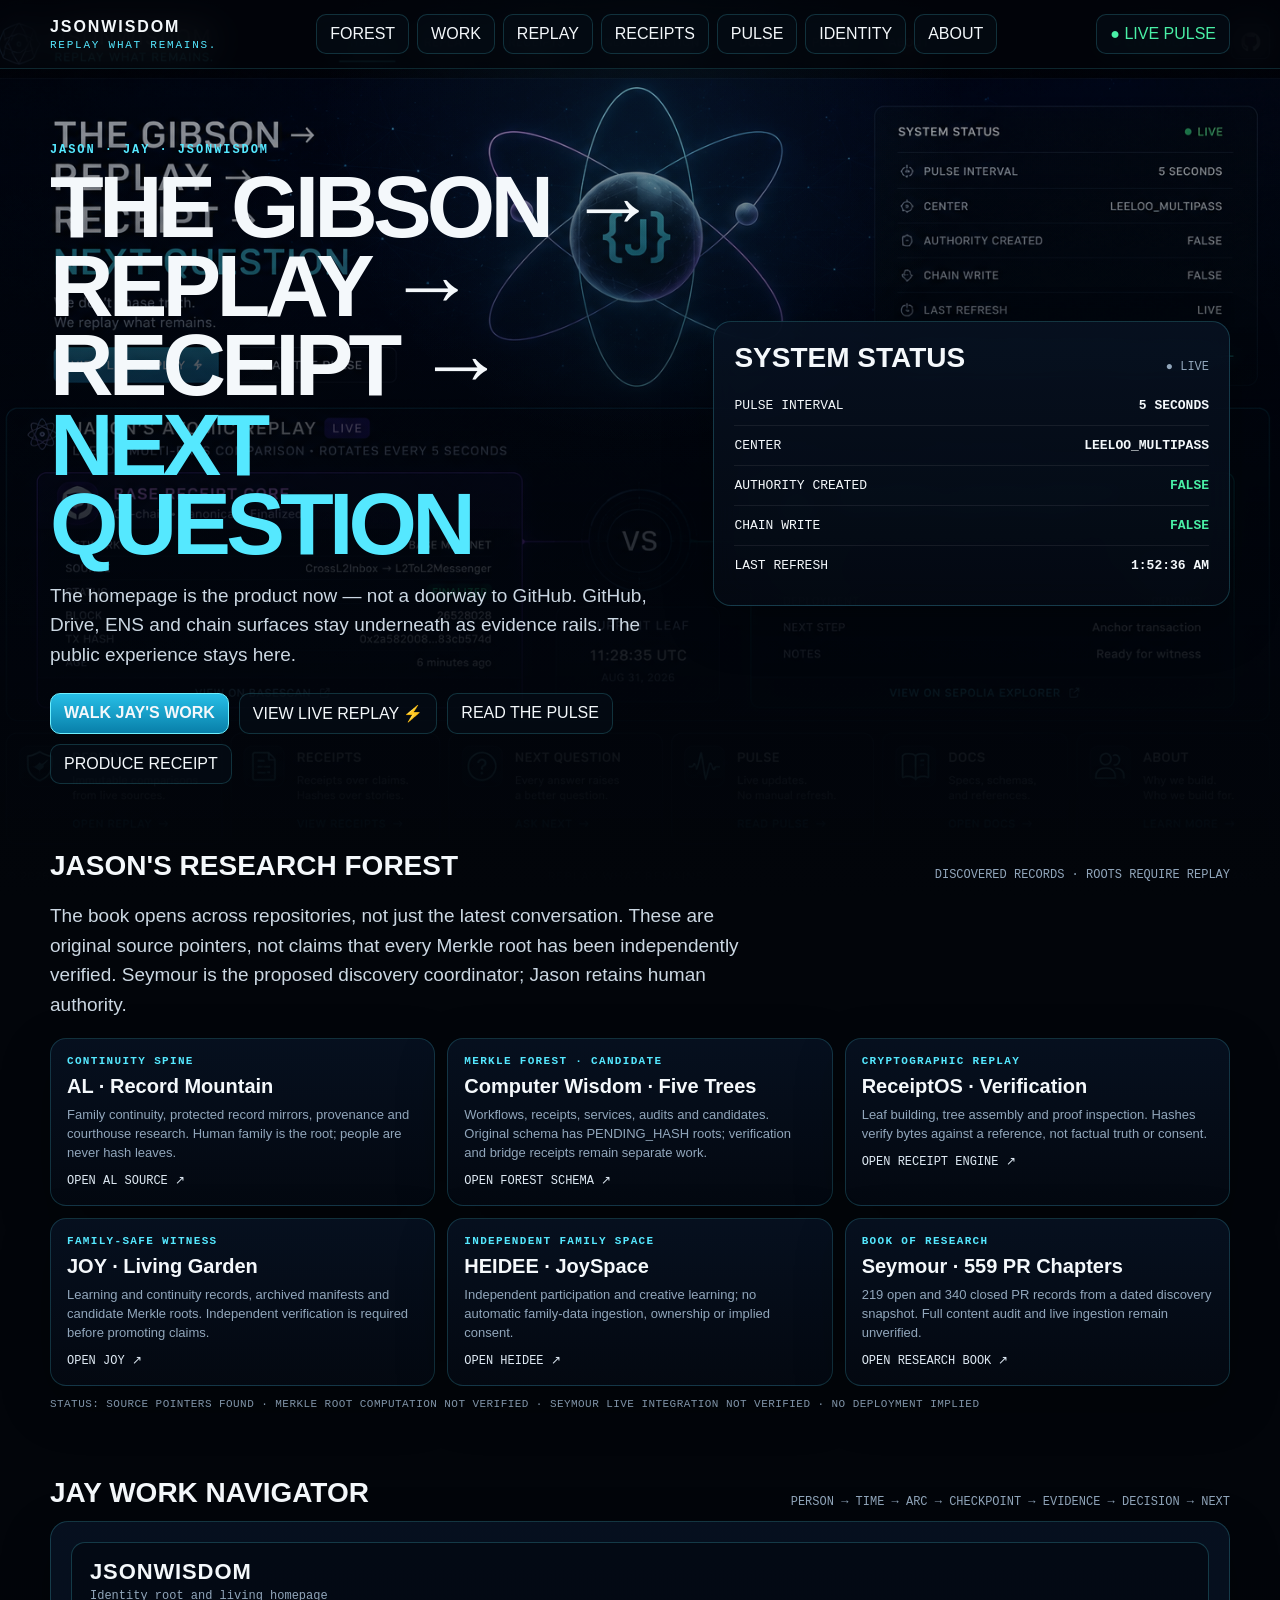
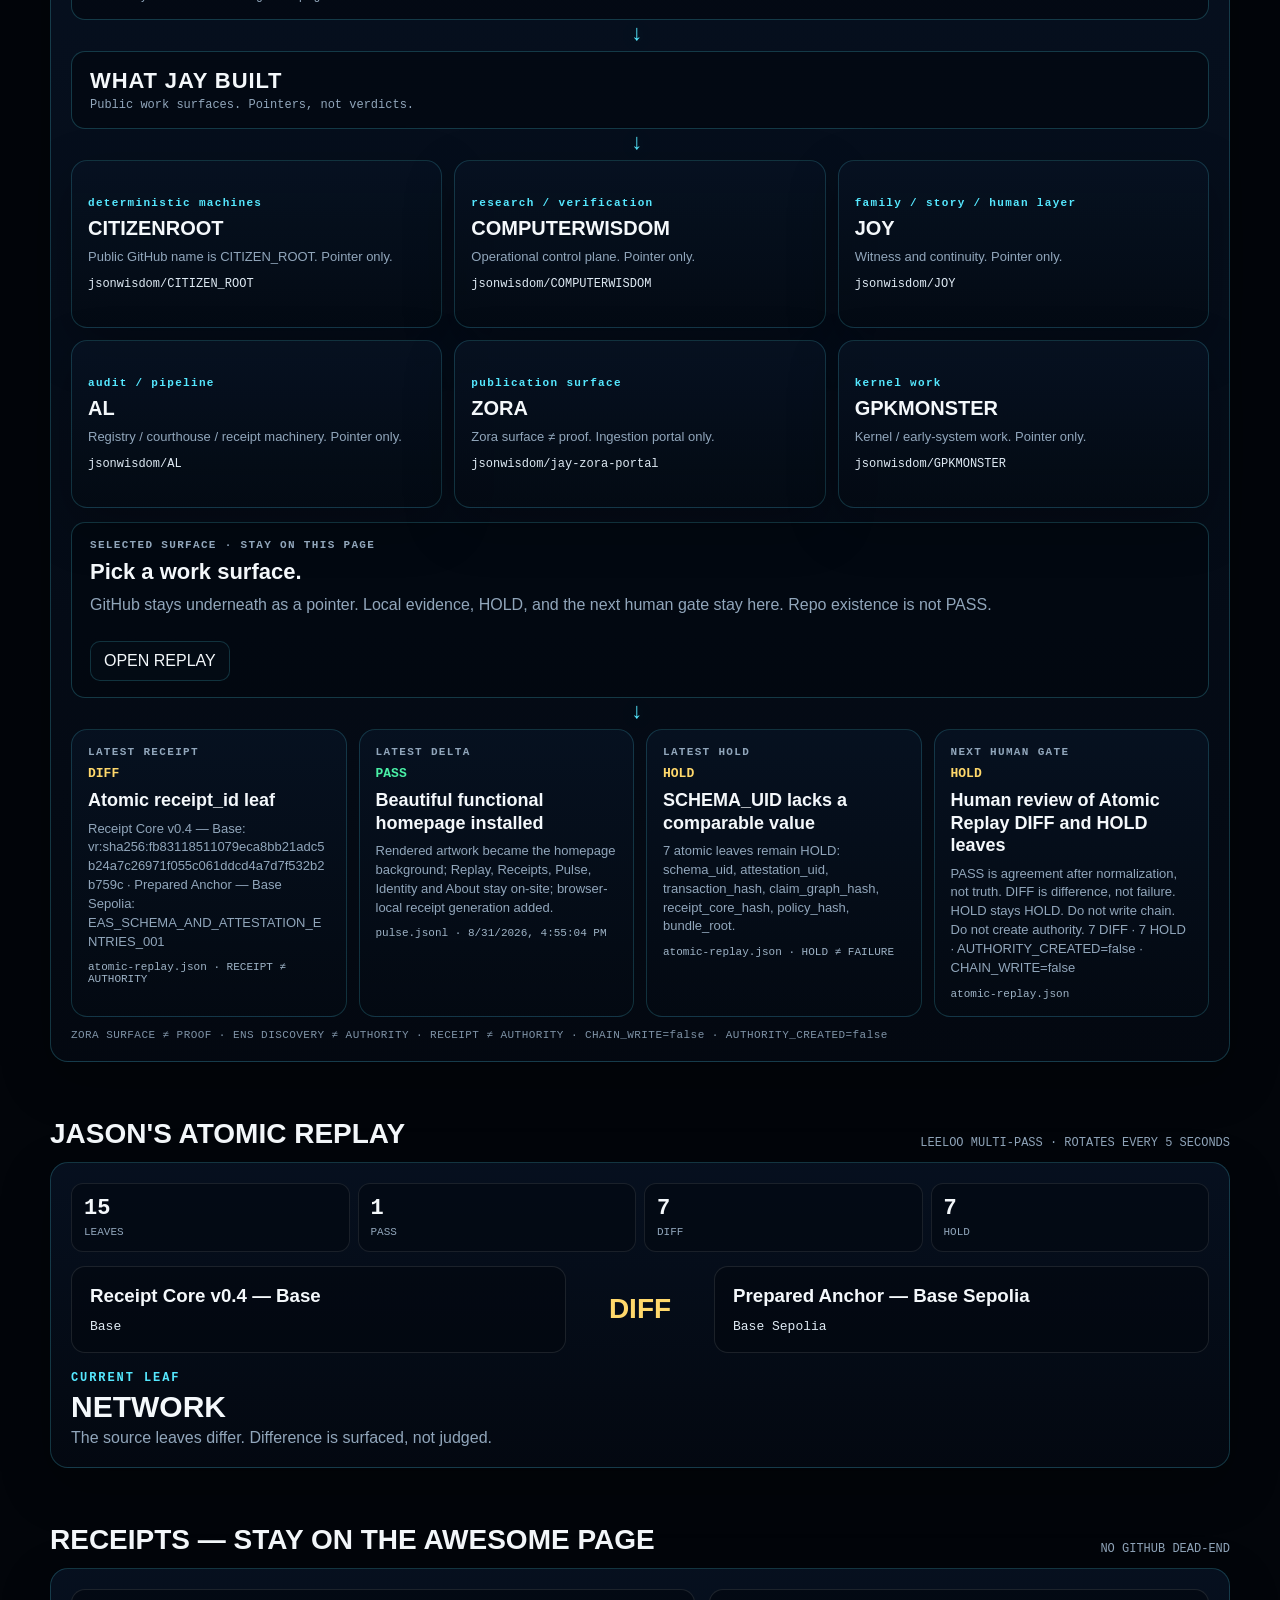
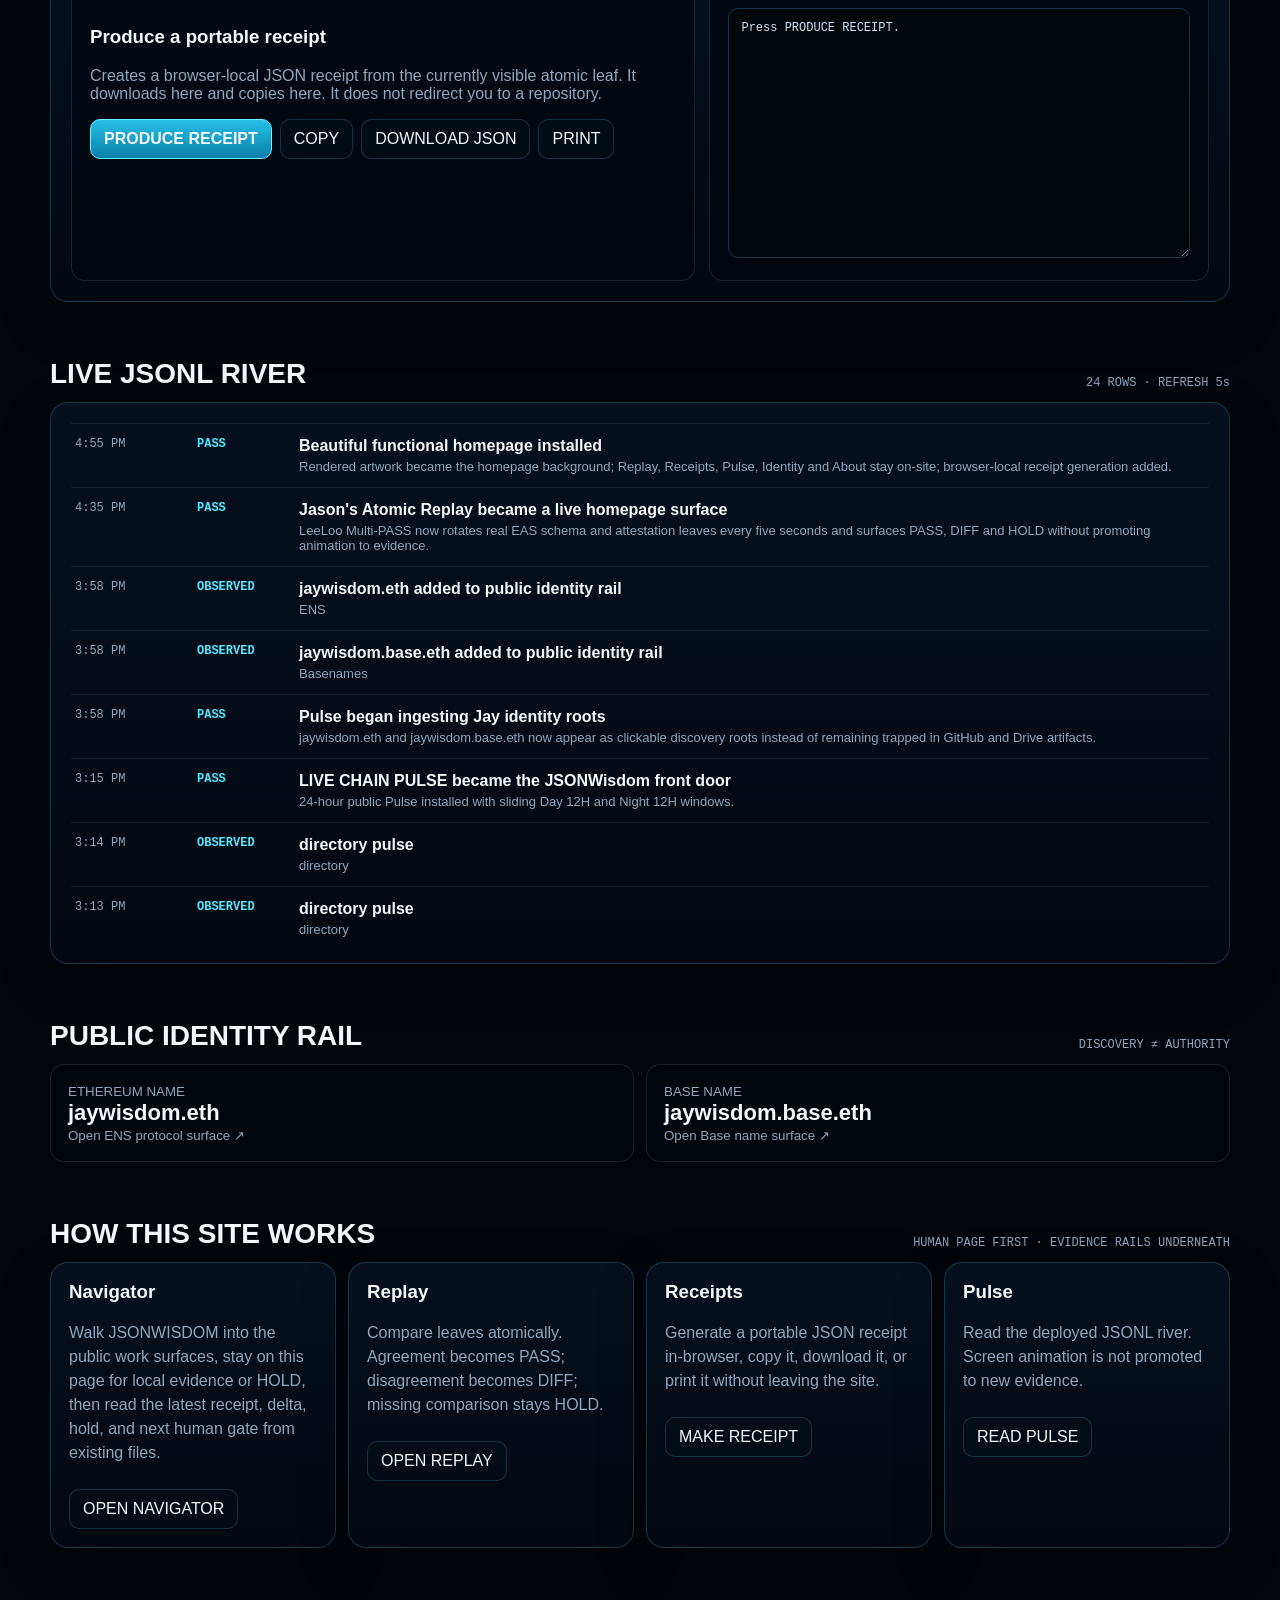
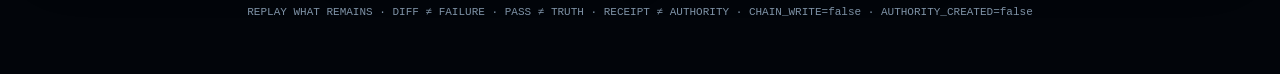
<file: index.html>
<!doctype html>
<html lang="en">
<head>
<meta charset="utf-8">
<meta name="viewport" content="width=device-width,initial-scale=1">
<title>JSONWisdom — Replay What Remains</title>
<meta name="description" content="Jason's Atomic Replay — live evidence, receipts, pulse and identity surfaces.">
<style>
:root{
  color-scheme:dark;
  --bg:#02050a; --panel:rgba(5,12,23,.82); --line:#18344d; --text:#f4f8fb;
  --muted:#91a6bb; --cyan:#55e8ff; --purple:#c77dff; --green:#49f0a6; --yellow:#ffd86b;
}
*{box-sizing:border-box}
html{scroll-behavior:smooth}
body{margin:0;background:#02050a;color:var(--text);font-family:Inter,Segoe UI,Arial,sans-serif;min-height:100vh}
body::before{
  content:"";position:fixed;inset:0;z-index:-2;
  background:
    linear-gradient(180deg,rgba(0,4,10,.18),rgba(0,4,10,.58)),
    url("jsonwisdom-homepage-art.png") center top/cover fixed no-repeat;
}
body::after{
  content:"";position:fixed;inset:0;z-index:-1;
  background:radial-gradient(circle at 50% 14%,rgba(67,191,255,.08),transparent 32%),
             linear-gradient(180deg,rgba(1,5,12,.06),rgba(1,5,12,.76) 70%,#02050a);
  pointer-events:none;
}
a,button{font:inherit}
a{color:inherit}
.wrap{width:min(1180px,calc(100% - 28px));margin:auto}
.topbar{
  position:sticky;top:0;z-index:50;backdrop-filter:blur(18px);
  background:rgba(2,5,10,.72);border-bottom:1px solid rgba(85,232,255,.15)
}
.nav{display:flex;align-items:center;justify-content:space-between;gap:18px;padding:14px 0}
.brand{font-weight:900;letter-spacing:.12em;text-decoration:none}
.brand small{display:block;color:var(--cyan);font:11px Consolas,monospace;letter-spacing:.16em;margin-top:3px}
.links{display:flex;gap:8px;flex-wrap:wrap}
.links a,.btn{
  border:1px solid rgba(85,232,255,.18);background:rgba(5,13,23,.62);color:var(--text);
  padding:10px 13px;text-decoration:none;border-radius:10px;cursor:pointer;transition:.18s
}
.navdown{
  text-align:center;color:var(--cyan);font:800 22px Consolas,monospace;
  letter-spacing:.28em;padding:2px 0 4px;text-shadow:0 0 18px rgba(85,232,255,.28)
}
.navroot,.navwhat{
  padding:16px 18px;border:1px solid rgba(85,232,255,.22);border-radius:14px;
  background:rgba(2,8,16,.62)
}
.navroot b,.navwhat b{display:block;font-size:22px;letter-spacing:.04em}
.navroot small,.navwhat small{color:var(--muted);font:12px Consolas,monospace}
.workgrid{display:grid;grid-template-columns:repeat(3,1fr);gap:12px}
.workcard{
  display:block;width:100%;padding:16px;min-height:168px;text-decoration:none;border-radius:16px;
  border:1px solid rgba(85,232,255,.18);color:inherit;font:inherit;text-align:left;cursor:pointer;
  background:linear-gradient(180deg,rgba(7,18,34,.87),rgba(4,10,19,.82));
  box-shadow:0 18px 50px rgba(0,0,0,.28)
}
.workcard:hover,.workcard.active{border-color:var(--cyan);transform:translateY(-1px);box-shadow:0 0 22px rgba(85,232,255,.12)}
.workcard .role{color:var(--cyan);font:700 11px Consolas,monospace;letter-spacing:.12em;margin-bottom:8px}
.workcard h3{margin:0 0 8px;font-size:20px}
.workcard p{margin:0;color:var(--muted);line-height:1.45;font-size:13px}
.workcard .repo{margin-top:10px;color:#dfeaf4;font:12px Consolas,monospace}
.workcard.hold{border-color:rgba(255,216,107,.35)}
.navsurface{
  margin-top:14px;padding:16px 18px;border:1px solid rgba(85,232,255,.22);border-radius:14px;
  background:rgba(2,8,16,.62)
}
.navsurface .k{color:var(--muted);font:700 11px Consolas,monospace;letter-spacing:.12em}
.navsurface h3{margin:8px 0;font-size:22px}
.navsurface p{margin:0;color:var(--muted);line-height:1.5}
.surfaceActions{display:flex;gap:8px;flex-wrap:wrap;margin-top:12px}
.surfaceEvidence{margin-top:12px;display:grid;gap:8px}
.surfaceHit{
  padding:10px 12px;border:1px solid rgba(255,255,255,.08);border-radius:10px;background:rgba(2,8,16,.5)
}
.surfaceHit b{display:block;font:12px Consolas,monospace;color:var(--cyan)}
.surfaceHit span{color:var(--muted);font-size:13px}
.gates{display:grid;grid-template-columns:repeat(4,1fr);gap:12px}
.gate{
  display:block;padding:16px;border-radius:16px;min-height:168px;text-decoration:none;color:inherit;
  border:1px solid rgba(85,232,255,.18);
  background:linear-gradient(180deg,rgba(7,18,34,.87),rgba(4,10,19,.82))
}
.gate:hover{border-color:var(--cyan);transform:translateY(-1px);box-shadow:0 0 22px rgba(85,232,255,.12)}
.gate .k{color:var(--muted);font:700 11px Consolas,monospace;letter-spacing:.12em}
.gate .badge{font:800 13px Consolas,monospace;margin:8px 0}
.gate .badge.PASS{color:var(--green)} .gate .badge.DIFF{color:var(--yellow)}
.gate .badge.HOLD{color:var(--yellow)} .gate .badge.OBSERVED{color:var(--cyan)}
.gate h3{margin:0 0 8px;font-size:18px;line-height:1.25;overflow-wrap:anywhere}
.gate p{margin:0;color:var(--muted);font-size:13px;line-height:1.45;overflow-wrap:anywhere}
.gate .src{margin-top:10px;color:#9eb3c6;font:11px Consolas,monospace}
.navbounds{
  margin-top:12px;color:#7f93a7;font:11px Consolas,monospace;letter-spacing:.04em
}
.links a:hover,.btn:hover{border-color:var(--cyan);transform:translateY(-1px);box-shadow:0 0 22px rgba(85,232,255,.12)}
.live{color:var(--green)}
.hero{padding:74px 0 38px;display:grid;grid-template-columns:1.1fr .9fr;gap:32px;align-items:center}
.eyebrow{font:700 12px Consolas,monospace;color:var(--cyan);letter-spacing:.16em}
h1{font-size:clamp(46px,7.5vw,88px);line-height:.9;letter-spacing:-.055em;margin:10px 0 18px}
h1 span{color:var(--cyan)}
.lead{font-size:19px;line-height:1.55;color:#cbd7e2;max-width:690px}
.actions{display:flex;gap:10px;flex-wrap:wrap;margin-top:24px}
.btn.primary{background:linear-gradient(180deg,#27bfe7,#087fa9);border-color:#6ef0ff;font-weight:800}
.statuscard,.panel,.card{
  background:linear-gradient(180deg,rgba(7,18,34,.87),rgba(4,10,19,.82));
  border:1px solid rgba(85,232,255,.20);box-shadow:0 18px 50px rgba(0,0,0,.28);
  backdrop-filter:blur(14px);border-radius:18px
}
.statuscard{padding:20px}
.statusrow{display:flex;justify-content:space-between;gap:20px;padding:12px 0;border-bottom:1px solid rgba(255,255,255,.07);font:13px Consolas,monospace}
.statusrow:last-child{border-bottom:0}
.ok{color:var(--green)} .hold{color:var(--yellow)}
section{scroll-margin-top:90px}
.section{padding:28px 0}
.sectionhead{display:flex;justify-content:space-between;align-items:end;gap:16px;margin-bottom:12px}
.sectionhead h2{font-size:28px;margin:0}
.sectionhead span{color:var(--muted);font:12px Consolas,monospace}
.panel{padding:20px}
.atomicgrid{display:grid;grid-template-columns:1fr 120px 1fr;gap:14px;align-items:stretch}
.source{padding:18px;border:1px solid rgba(255,255,255,.10);border-radius:14px;background:rgba(2,8,16,.6)}
.source h3{margin:0 0 12px}.source .value{font:13px Consolas,monospace;overflow-wrap:anywhere;color:#dfeaf4}
.vs{display:flex;align-items:center;justify-content:center;font-size:28px;font-weight:900;color:var(--cyan)}
.atomicMeta{display:grid;grid-template-columns:repeat(4,1fr);gap:8px;margin-bottom:14px}
.metric{padding:12px;border:1px solid rgba(255,255,255,.09);border-radius:12px;background:rgba(2,8,16,.56)}
.metric b{font:700 22px Consolas,monospace;display:block}.metric span{color:var(--muted);font:11px Consolas,monospace}
#leafResult.PASS{color:var(--green)} #leafResult.DIFF{color:var(--yellow)} #leafResult.HOLD{color:var(--cyan)}
.cards{display:grid;grid-template-columns:repeat(auto-fit,minmax(240px,1fr));gap:12px}
.card{padding:18px;min-height:180px}.card h3{margin-top:0}.card p{color:var(--muted);line-height:1.5}
.card .btn{display:inline-block;margin-top:8px}
.river{max-height:520px;overflow:auto;border-top:1px solid rgba(255,255,255,.08)}
.event{display:grid;grid-template-columns:110px 90px 1fr;gap:12px;padding:13px 4px;border-bottom:1px solid rgba(255,255,255,.07)}
.event .time,.event .kind{font:12px Consolas,monospace;color:var(--muted)} .event .kind{font-weight:800;color:var(--cyan)}
.event h4{margin:0 0 4px}.event p{margin:0;color:var(--muted);font-size:13px}
.receiptShell{display:grid;grid-template-columns:1fr .8fr;gap:14px}
.receiptBox{padding:18px;border:1px solid rgba(255,255,255,.10);border-radius:14px;background:rgba(2,8,16,.62)}
.receiptBox textarea{width:100%;height:250px;background:#01060b;color:#cde4f5;border:1px solid var(--line);border-radius:10px;padding:12px;font:12px Consolas,monospace;resize:vertical}
.receiptActions{display:flex;gap:8px;flex-wrap:wrap;margin-top:10px}
.ensgrid{display:grid;grid-template-columns:repeat(2,1fr);gap:12px}
.enscard{padding:17px;border:1px solid rgba(255,255,255,.1);border-radius:14px;text-decoration:none;background:rgba(2,8,16,.62)}
.enscard b{display:block;font-size:22px}.enscard small{color:var(--muted)}
footer{padding:30px 0 50px;color:#7f93a7;font:11px Consolas,monospace;text-align:center}
.toast{position:fixed;right:18px;bottom:18px;background:#06131e;border:1px solid var(--cyan);padding:12px 14px;border-radius:10px;opacity:0;transform:translateY(10px);transition:.2s;pointer-events:none}
.toast.show{opacity:1;transform:none}
@media(max-width:850px){
  .hero,.receiptShell{grid-template-columns:1fr}.atomicgrid{grid-template-columns:1fr}.vs{min-height:54px}
  .cards,.workgrid,.gates{grid-template-columns:1fr 1fr}.atomicMeta{grid-template-columns:1fr 1fr}.links{display:none}
}
@media(max-width:560px){.cards,.ensgrid,.workgrid,.gates{grid-template-columns:1fr}.event{grid-template-columns:72px 1fr}.event .body{grid-column:1/-1}}
</style>
</head>
<body>
<div class="topbar">
  <div class="wrap nav">
    <a class="brand" href="#home">JSONWISDOM<small>REPLAY WHAT REMAINS.</small></a>
    <div class="links">
      <a href="#forest">FOREST</a><a href="#navigator">WORK</a><a href="#replay">REPLAY</a><a href="#receipts">RECEIPTS</a><a href="#pulse">PULSE</a><a href="#identity">IDENTITY</a><a href="#about">ABOUT</a>
    </div>
    <a class="btn live" href="#pulse">● LIVE PULSE</a>
  </div>
</div>

<main class="wrap" id="home">
  <section class="hero">
    <div>
      <div class="eyebrow">JASON · JAY · JSONWISDOM</div>
      <h1>THE GIBSON →<br>REPLAY →<br>RECEIPT →<br><span>NEXT QUESTION</span></h1>
      <div class="lead">The homepage is the product now — not a doorway to GitHub. GitHub, Drive, ENS and chain surfaces stay underneath as evidence rails. The public experience stays here.</div>
      <div class="actions">
        <a class="btn primary" href="#navigator">WALK JAY'S WORK</a>
        <a class="btn" href="#replay">VIEW LIVE REPLAY ⚡</a>
        <a class="btn" href="#pulse">READ THE PULSE</a>
        <button class="btn" id="makeReceiptTop">PRODUCE RECEIPT</button>
      </div>
    </div>
    <div class="statuscard">
      <div class="sectionhead"><h2>SYSTEM STATUS</h2><span class="ok">● LIVE</span></div>
      <div class="statusrow"><span>PULSE INTERVAL</span><b>5 SECONDS</b></div>
      <div class="statusrow"><span>CENTER</span><b>LEELOO_MULTIPASS</b></div>
      <div class="statusrow"><span>AUTHORITY CREATED</span><b class="ok">FALSE</b></div>
      <div class="statusrow"><span>CHAIN WRITE</span><b class="ok">FALSE</b></div>
      <div class="statusrow"><span>LAST REFRESH</span><b id="lastRefresh">WAITING</b></div>
    </div>
  </section>


  <section class="section" id="forest" aria-labelledby="forest-heading">
    <div class="sectionhead"><h2 id="forest-heading">JASON'S RESEARCH FOREST</h2><span>DISCOVERED RECORDS · ROOTS REQUIRE REPLAY</span></div>
    <p class="lead">The book opens across repositories, not just the latest conversation. These are original source pointers, not claims that every Merkle root has been independently verified. Seymour is the proposed discovery coordinator; Jason retains human authority.</p>
    <div class="workgrid">
      <a class="workcard" href="https://github.com/jsonwisdom/AL/tree/master/WISDOM"><div class="role">CONTINUITY SPINE</div><h3>AL · Record Mountain</h3><p>Family continuity, protected record mirrors, provenance and courthouse research. Human family is the root; people are never hash leaves.</p><div class="repo">OPEN AL SOURCE ↗</div></a>
      <a class="workcard" href="https://github.com/jsonwisdom/COMPUTERWISDOM/blob/master/workflows/deepseek-zora-ingestion-v1/merkle_forest_schema_v1.json"><div class="role">MERKLE FOREST · CANDIDATE</div><h3>Computer Wisdom · Five Trees</h3><p>Workflows, receipts, services, audits and candidates. Original schema has PENDING_HASH roots; verification and bridge receipts remain separate work.</p><div class="repo">OPEN FOREST SCHEMA ↗</div></a>
      <a class="workcard" href="https://github.com/jsonwisdom/receipts-engine-v1"><div class="role">CRYPTOGRAPHIC REPLAY</div><h3>ReceiptOS · Verification</h3><p>Leaf building, tree assembly and proof inspection. Hashes verify bytes against a reference, not factual truth or consent.</p><div class="repo">OPEN RECEIPT ENGINE ↗</div></a>
      <a class="workcard" href="https://github.com/jsonwisdom/JOY"><div class="role">FAMILY-SAFE WITNESS</div><h3>JOY · Living Garden</h3><p>Learning and continuity records, archived manifests and candidate Merkle roots. Independent verification is required before promoting claims.</p><div class="repo">OPEN JOY ↗</div></a>
      <a class="workcard" href="https://github.com/jsonwisdom/HEIDEE"><div class="role">INDEPENDENT FAMILY SPACE</div><h3>HEIDEE · JoySpace</h3><p>Independent participation and creative learning; no automatic family-data ingestion, ownership or implied consent.</p><div class="repo">OPEN HEIDEE ↗</div></a>
      <a class="workcard" href="https://github.com/jsonwisdom/COMPUTERWISDOM/blob/oodleloop/quadratic-restoration-v0.3.0/oodleloop/quadratic-restoration-v0.3.0/SEYMOUR_RESEARCH_BOOK.md"><div class="role">BOOK OF RESEARCH</div><h3>Seymour · 559 PR Chapters</h3><p>219 open and 340 closed PR records from a dated discovery snapshot. Full content audit and live ingestion remain unverified.</p><div class="repo">OPEN RESEARCH BOOK ↗</div></a>
    </div>
    <p class="navbounds">STATUS: SOURCE POINTERS FOUND · MERKLE ROOT COMPUTATION NOT VERIFIED · SEYMOUR LIVE INTEGRATION NOT VERIFIED · NO DEPLOYMENT IMPLIED</p>
  </section>

  <section class="section" id="navigator">
    <div class="sectionhead">
      <h2>JAY WORK NAVIGATOR</h2>
      <span>PERSON → TIME → ARC → CHECKPOINT → EVIDENCE → DECISION → NEXT</span>
    </div>
    <div class="panel">
      <div id="navRoot" class="navroot"><b>JSONWISDOM</b><small>Identity root and living homepage. Narration + pointers only.</small></div>
      <div class="navdown" aria-hidden="true">↓</div>
      <div id="navWhat" class="navwhat"><b>WHAT JAY BUILT</b><small>Public work surfaces. Pointers, not verdicts.</small></div>
      <div class="navdown" aria-hidden="true">↓</div>
      <div id="navWorks" class="workgrid"></div>
      <div id="navSurface" class="navsurface">
        <div class="k">SELECTED SURFACE · STAY ON THIS PAGE</div>
        <h3 id="surfaceName">Pick a work surface.</h3>
        <p id="surfaceDetail">GitHub stays underneath as a pointer. Local evidence, HOLD, and the next human gate stay here. Repo existence is not PASS.</p>
        <div id="surfaceEvidence" class="surfaceEvidence"></div>
        <div class="surfaceActions">
          <a class="btn" id="surfaceHere" href="#replay">OPEN REPLAY</a>
          <a class="btn" id="surfaceRepo" hidden target="_blank" rel="noopener">OPEN REPO ↗</a>
        </div>
      </div>
      <div class="navdown" aria-hidden="true">↓</div>
      <div id="navGates" class="gates">
        <a class="gate" id="gateReceipt" href="#receipts"><div class="k">LATEST RECEIPT</div><div class="badge HOLD" id="receiptBadge">HOLD</div><h3 id="receiptHead">WAITING</h3><p id="receiptDetail">Reading atomic-replay.json and pulse.jsonl.</p><div class="src" id="receiptSrc">SOURCE PENDING</div></a>
        <a class="gate" id="gateDelta" href="#pulse"><div class="k">LATEST DELTA</div><div class="badge HOLD" id="deltaBadge">HOLD</div><h3 id="deltaHead">WAITING</h3><p id="deltaDetail">Reading pulse.jsonl.</p><div class="src" id="deltaSrc">SOURCE PENDING</div></a>
        <a class="gate" id="gateHold" href="#replay"><div class="k">LATEST HOLD</div><div class="badge HOLD" id="holdBadge">HOLD</div><h3 id="holdHead">WAITING</h3><p id="holdDetail">Reading atomic-replay.json.</p><div class="src" id="holdSrc">SOURCE PENDING</div></a>
        <a class="gate" id="gateNext" href="#replay"><div class="k">NEXT HUMAN GATE</div><div class="badge HOLD" id="nextBadge">HOLD</div><h3 id="nextHead">WAITING</h3><p id="nextDetail">Human review remains open. Authority is not created.</p><div class="src" id="nextSrc">SOURCE PENDING</div></a>
      </div>
      <div class="navbounds">ZORA SURFACE ≠ PROOF · ENS DISCOVERY ≠ AUTHORITY · RECEIPT ≠ AUTHORITY · CHAIN_WRITE=false · AUTHORITY_CREATED=false</div>
    </div>
  </section>

  <section class="section" id="replay">
    <div class="sectionhead"><h2>JASON'S ATOMIC REPLAY</h2><span>LEELOO MULTI-PASS · ROTATES EVERY 5 SECONDS</span></div>
    <div class="panel">
      <div class="atomicMeta">
        <div class="metric"><b id="leafCount">0</b><span>LEAVES</span></div>
        <div class="metric"><b id="passCount">0</b><span>PASS</span></div>
        <div class="metric"><b id="diffCount">0</b><span>DIFF</span></div>
        <div class="metric"><b id="holdCount">0</b><span>HOLD</span></div>
      </div>
      <div class="atomicgrid">
        <div class="source"><h3 id="sourceAName">SOURCE A</h3><div id="sourceAValue" class="value">LOADING…</div></div>
        <div class="vs"><span id="leafResult" class="HOLD">HOLD</span></div>
        <div class="source"><h3 id="sourceBName">SOURCE B</h3><div id="sourceBValue" class="value">LOADING…</div></div>
      </div>
      <div style="margin-top:14px"><span class="eyebrow">CURRENT LEAF</span><h3 id="leafName" style="font-size:30px;margin:5px 0">LOADING</h3><div id="leafMeaning" style="color:var(--muted)">Loading atomic replay.</div></div>
    </div>
  </section>

  <section class="section" id="receipts">
    <div class="sectionhead"><h2>RECEIPTS — STAY ON THE AWESOME PAGE</h2><span>NO GITHUB DEAD-END</span></div>
    <div class="panel receiptShell">
      <div class="receiptBox">
        <h3>Produce a portable receipt</h3>
        <p style="color:var(--muted)">Creates a browser-local JSON receipt from the currently visible atomic leaf. It downloads here and copies here. It does not redirect you to a repository.</p>
        <div class="receiptActions">
          <button class="btn primary" id="produceReceipt">PRODUCE RECEIPT</button>
          <button class="btn" id="copyReceipt">COPY</button>
          <button class="btn" id="downloadReceipt">DOWNLOAD JSON</button>
          <button class="btn" id="printReceipt">PRINT</button>
        </div>
      </div>
      <div class="receiptBox">
        <textarea id="receiptText" spellcheck="false" aria-label="Generated receipt">Press PRODUCE RECEIPT.</textarea>
      </div>
    </div>
  </section>

  <section class="section" id="pulse">
    <div class="sectionhead"><h2>LIVE JSONL RIVER</h2><span id="pulseStatus">READING pulse.jsonl</span></div>
    <div class="panel"><div id="river" class="river"></div></div>
  </section>

  <section class="section" id="identity">
    <div class="sectionhead"><h2>PUBLIC IDENTITY RAIL</h2><span>DISCOVERY ≠ AUTHORITY</span></div>
    <div class="ensgrid">
      <a class="enscard" href="https://app.ens.domains/jaywisdom.eth" target="_blank" rel="noopener"><small>ETHEREUM NAME</small><b>jaywisdom.eth</b><small>Open ENS protocol surface ↗</small></a>
      <a class="enscard" href="https://www.base.org/name/jaywisdom" target="_blank" rel="noopener"><small>BASE NAME</small><b>jaywisdom.base.eth</b><small>Open Base name surface ↗</small></a>
    </div>
  </section>

  <section class="section" id="about">
    <div class="sectionhead"><h2>HOW THIS SITE WORKS</h2><span>HUMAN PAGE FIRST · EVIDENCE RAILS UNDERNEATH</span></div>
    <div class="cards">
      <div class="card"><h3>Navigator</h3><p>Walk JSONWISDOM into the public work surfaces, stay on this page for local evidence or HOLD, then read the latest receipt, delta, hold, and next human gate from existing files.</p><a class="btn" href="#navigator">OPEN NAVIGATOR</a></div>
      <div class="card"><h3>Replay</h3><p>Compare leaves atomically. Agreement becomes PASS; disagreement becomes DIFF; missing comparison stays HOLD.</p><a class="btn" href="#replay">OPEN REPLAY</a></div>
      <div class="card"><h3>Receipts</h3><p>Generate a portable JSON receipt in-browser, copy it, download it, or print it without leaving the site.</p><a class="btn" href="#receipts">MAKE RECEIPT</a></div>
      <div class="card"><h3>Pulse</h3><p>Read the deployed JSONL river. Screen animation is not promoted to new evidence.</p><a class="btn" href="#pulse">READ PULSE</a></div>
    </div>
  </section>
</main>

<footer>REPLAY WHAT REMAINS · DIFF ≠ FAILURE · PASS ≠ TRUTH · RECEIPT ≠ AUTHORITY · CHAIN_WRITE=false · AUTHORITY_CREATED=false</footer>
<div class="toast" id="toast">COPIED</div>

<script>
const S={atomic:null,leaves:[],i:0,current:null,receipt:null,pulse:[],nav:null,selected:null};
const $=s=>document.querySelector(s);
function norm(v){if(v===undefined||v===null||v==="")return null;if(typeof v==="boolean")return v?"TRUE":"FALSE";return String(v)}
function cmp(a,b){const A=norm(a),B=norm(b);if(A===null||B===null)return"HOLD";return A===B?"PASS":"DIFF"}
function esc(v){return String(v??"").replaceAll("&","&amp;").replaceAll("<","&lt;").replaceAll(">","&gt;")}
function toast(t){const el=$("#toast");el.textContent=t;el.classList.add("show");setTimeout(()=>el.classList.remove("show"),1600)}
function stamp(ts){const n=Date.parse(ts||0);return Number.isFinite(n)?new Date(n).toLocaleString():"NO TIMESTAMP"}
function isReceiptEvent(e){
  const kind=String(e.kind||"").toLowerCase();
  const spec=String(e.spec||"");
  return kind==="receipt" || /RECEIPT/i.test(spec);
}
function nodeKeys(n){
  if(Array.isArray(n.evidence_keys)&&n.evidence_keys.length){
    return n.evidence_keys.map(x=>String(x||"").trim()).filter(Boolean);
  }
  return [n.id,n.label,n.repo].map(x=>String(x||"").trim()).filter(k=>k.length>=4);
}
function mentionsNode(e,n){
  const blob=`${e.headline||""} ${e.detail||""} ${e.project||""} ${e.source||""} ${e.rail||""}`.toLowerCase();
  return nodeKeys(n).some(k=>blob.includes(k.toLowerCase()));
}
function setGate(prefix,status,head,detail,src){
  const badge=$(`#${prefix}Badge`);
  badge.textContent=status;badge.className="badge "+status;
  $(`#${prefix}Head`).textContent=head;
  $(`#${prefix}Detail`).textContent=detail;
  $(`#${prefix}Src`).textContent=src;
}
function renderNavNodes(){
  if(!S.nav)return;
  const root=S.nav.root||{}, what=S.nav.what_jay_built||{};
  $("#navRoot").innerHTML=`<b>${esc(root.label||"JSONWISDOM")}</b><small>${esc(root.role||"Identity root and living homepage. Narration + pointers only.")}</small>`;
  $("#navWhat").innerHTML=`<b>${esc(what.label||"WHAT JAY BUILT")}</b><small>${esc(what.role||"Public work surfaces. Pointers, not verdicts.")}</small>`;
  const nodes=Array.isArray(S.nav.nodes)?S.nav.nodes:[];
  $("#navWorks").innerHTML=nodes.map(n=>{
    const href=n.href&&String(n.href).startsWith("https://github.com/jsonwisdom/")?n.href:"";
    const active=S.selected===n.id?" active":"";
    const hold=href?"":" hold";
    const body=`<div class="role">${esc(n.role||"POINTER")}</div><h3>${esc(n.label||n.id||"HOLD")}</h3><p>${esc(n.note||"Pointer only. Not proof.")}</p><div class="repo">${esc(n.repo||"NO PUBLIC REPO")}</div>`;
    return `<button type="button" class="workcard${active}${hold}" data-id="${esc(n.id||"")}">${body}${href?"":"<p>HOLD — no verified public repo pointer.</p>"}</button>`;
  }).join("")||"<div class='workcard hold'><h3>HOLD</h3><p>Navigator node list missing.</p></div>";
  $("#navWorks").querySelectorAll("[data-id]").forEach(el=>{
    el.onclick=()=>selectNode(el.getAttribute("data-id"));
  });
}
function selectNode(id){
  S.selected=id;renderNavNodes();renderNavSurface();
}
function renderNavSurface(){
  const pane=$("#navSurface"); if(!pane)return;
  const n=(S.nav&&Array.isArray(S.nav.nodes)?S.nav.nodes:[]).find(x=>x.id===S.selected);
  const here=$("#surfaceHere"), repo=$("#surfaceRepo");
  if(!n){
    $("#surfaceName").textContent="Pick a work surface.";
    $("#surfaceDetail").textContent="GitHub stays underneath as a pointer. Local evidence, HOLD, and the next human gate stay here. Repo existence is not PASS.";
    $("#surfaceEvidence").innerHTML="";
    here.href="#replay";here.textContent="OPEN REPLAY";
    repo.hidden=true;return;
  }
  const hits=S.pulse.filter(e=>mentionsNode(e,n)).sort((a,b)=>Date.parse(b.timestamp||0)-Date.parse(a.timestamp||0)).slice(0,3);
  const atomicHit=n.id==="COMPUTERWISDOM"&&S.atomic;
  const href=n.href&&String(n.href).startsWith("https://github.com/jsonwisdom/")?n.href:"";
  $("#surfaceName").textContent=n.label||n.id;
  $("#surfaceDetail").textContent=hits.length||atomicHit
    ? `${n.role||"Pointer"}. Local mentions are observed, not promoted to PASS. ${n.note||"Pointer only."}`
    : `${n.role||"Pointer"}. HOLD — no local pulse/atomic row for this surface. ${n.note||"Pointer only. Not proof."}`;
  const bits=[];
  if(atomicHit){
    bits.push(`<div class="surfaceHit"><b>OBSERVED · atomic-replay.json</b><span>COMPUTERWISDOM source leaves are already rotating on this homepage. ${S.leaves.length} leaves. PASS ≠ truth.</span></div>`);
  }
  hits.forEach(e=>{
    bits.push(`<div class="surfaceHit"><b>OBSERVED · pulse.jsonl · ${esc(stamp(e.timestamp))}</b><span>${esc(e.headline||e.event||"Observed mention")}. Mention ≠ proof. Status on the pulse row stays ${esc(String(e.status||"OBSERVED").toUpperCase())}.</span></div>`);
  });
  if(!bits.length){
    bits.push(`<div class="surfaceHit"><b>HOLD · no local evidence row</b><span>A GitHub pointer is not a receipt, not a verdict, and not authority.</span></div>`);
  }
  $("#surfaceEvidence").innerHTML=bits.join("");
  here.href=n.stay||"#replay";here.textContent=n.stay==="#receipts"?"OPEN RECEIPTS":n.stay==="#pulse"?"READ PULSE":"OPEN REPLAY";
  if(href){repo.hidden=false;repo.href=href;repo.textContent=`OPEN ${n.repo||"REPO"} ↗`;}
  else {repo.hidden=true;}
}
function renderNavGates(){
  const rows=S.pulse.slice().sort((a,b)=>Date.parse(b.timestamp||0)-Date.parse(a.timestamp||0));
  const receiptPulse=rows.find(isReceiptEvent);
  if(S.receipt){
    setGate("receipt",S.receipt.result||"OBSERVED",`Browser receipt · ${S.receipt.leaf||"leaf"}`,
      `Local portable JSON. ${S.receipt.rule||"Receipt ≠ authority."}`,"THIS SESSION · RECEIPT ≠ AUTHORITY");
  }else if(S.atomic){
    const [a,b]=S.atomic.sources;
    const result=cmp(a.state.receipt_id,b.state.receipt_id);
    setGate("receipt",result,"Atomic receipt_id leaf",
      `${a.label}: ${norm(a.state.receipt_id)??"NOT PRESENT"} · ${b.label}: ${norm(b.state.receipt_id)??"NOT PRESENT"}`,
      "atomic-replay.json · RECEIPT ≠ AUTHORITY");
  }else if(receiptPulse){
    setGate("receipt",String(receiptPulse.status||"OBSERVED").toUpperCase(),receiptPulse.headline||receiptPulse.event||"Observed receipt event",
      receiptPulse.detail||receiptPulse.source||"Explicit receipt event. That is not authority.",
      `pulse.jsonl · ${stamp(receiptPulse.timestamp)}`);
  }else{
    setGate("receipt","HOLD","No receipt event yet","A pulse row that only mentions receipts is not a receipt event. Absence is not PASS.","pulse.jsonl + atomic-replay.json");
  }

  const delta=rows.find(e=>String(e.kind||"").toLowerCase()==="delta")||rows.find(e=>e.headline)||null;
  if(delta){
    setGate("delta",String(delta.status||"OBSERVED").toUpperCase(),delta.headline||delta.event||"Observed delta",
      delta.detail||delta.source||"Pulse delta. Not promoted to proof.",`pulse.jsonl · ${stamp(delta.timestamp)}`);
  }else{
    setGate("delta","HOLD","No delta row yet","pulse.jsonl has no kind=delta row. Absence is not PASS.","pulse.jsonl");
  }

  const pulseHold=rows.find(e=>String(e.status||"").toUpperCase()==="HOLD");
  const holdLeaves=S.leaves.filter(x=>x.result==="HOLD");
  if(pulseHold){
    setGate("hold","HOLD",pulseHold.headline||pulseHold.event||"Pulse HOLD",
      pulseHold.detail||"HOLD remains HOLD.",`pulse.jsonl · ${stamp(pulseHold.timestamp)}`);
  }else if(holdLeaves.length){
    setGate("hold","HOLD",`${holdLeaves[0].field.toUpperCase()} lacks a comparable value`,
      `${holdLeaves.length} atomic leaves remain HOLD: ${holdLeaves.map(x=>x.field).join(", ")}.`,
      "atomic-replay.json · HOLD ≠ FAILURE");
  }else{
    setGate("hold","HOLD","No HOLD row to close","No pulse HOLD and no atomic HOLD leaf. That does not create PASS or authority.","pulse.jsonl + atomic-replay.json");
  }

  const gate=S.nav&&S.nav.next_human_gate?S.nav.next_human_gate:{};
  const diffs=S.leaves.filter(x=>x.result==="DIFF");
  const counts=`${diffs.length} DIFF · ${holdLeaves.length} HOLD · AUTHORITY_CREATED=false · CHAIN_WRITE=false`;
  setGate("next",String(gate.status||"HOLD").toUpperCase(),gate.label||"Human review remains open",
    `${gate.detail||"Do not write chain. Do not create authority."} ${S.leaves.length?counts:""}`.trim(),
    gate.source||"navigator-status.json");
}
function buildLeaves(){
  const [a,b]=S.atomic.sources;
  S.leaves=S.atomic.comparison.fields.map(field=>({field,a:a.state[field],b:b.state[field],result:cmp(a.state[field],b.state[field])}));
}
function renderAtomic(){
  if(!S.leaves.length)return;
  const x=S.leaves[S.i%S.leaves.length], [a,b]=S.atomic.sources; S.current=x; S.i++;
  $("#sourceAName").textContent=a.label; $("#sourceBName").textContent=b.label;
  $("#sourceAValue").textContent=norm(x.a)??"NOT PRESENT"; $("#sourceBValue").textContent=norm(x.b)??"NOT PRESENT";
  $("#leafName").textContent=x.field.toUpperCase(); $("#leafResult").textContent=x.result; $("#leafResult").className=x.result;
  $("#leafMeaning").textContent=x.result==="PASS"?"Both source leaves agree after normalization.":x.result==="DIFF"?"The source leaves differ. Difference is surfaced, not judged.":"One path lacks a comparable value; meaning remains HOLD.";
}
function renderCounts(){
  const c={PASS:0,DIFF:0,HOLD:0};S.leaves.forEach(x=>c[x.result]++);
  $("#leafCount").textContent=S.leaves.length;$("#passCount").textContent=c.PASS;$("#diffCount").textContent=c.DIFF;$("#holdCount").textContent=c.HOLD;
}
async function loadAtomic(){
  try{
    const r=await fetch("atomic-replay.json?ts="+Date.now(),{cache:"no-store"}); if(!r.ok)throw new Error("HTTP "+r.status);
    S.atomic=await r.json();buildLeaves();renderCounts();if(!S.current)renderAtomic();$("#lastRefresh").textContent=new Date().toLocaleTimeString();
    renderNavGates();renderNavSurface();
  }catch(e){$("#lastRefresh").textContent="HOLD";renderNavGates();renderNavSurface()}
}
async function loadPulse(){
  try{
    const r=await fetch("pulse.jsonl?ts="+Date.now(),{cache:"no-store"});if(!r.ok)throw new Error("HTTP "+r.status);
    const raw=await r.text(), rows=raw.split(/\r?\n/).filter(Boolean).map(line=>{try{return JSON.parse(line)}catch{return null}}).filter(Boolean);
    S.pulse=rows;
    const latest=rows.slice().sort((a,b)=>Date.parse(b.timestamp||0)-Date.parse(a.timestamp||0)).slice(0,40);
    $("#river").innerHTML=latest.map(e=>`<div class="event"><div class="time">${esc(new Date(e.timestamp).toLocaleTimeString([], {hour:"numeric",minute:"2-digit"}))}</div><div class="kind">${esc(String(e.status||e.kind||"OBSERVED").toUpperCase())}</div><div class="body"><h4>${esc(e.headline||e.event||"Observed event")}</h4><p>${esc(e.detail||e.source||"")}</p></div></div>`).join("")||"<div class='event'>WAITING FOR JSONL…</div>";
    $("#pulseStatus").textContent=`${rows.length} ROWS · REFRESH 5s`;
    renderNavGates();renderNavSurface();
  }catch(e){$("#pulseStatus").textContent="HOLD · "+e.message;renderNavGates();renderNavSurface()}
}
async function loadNav(){
  try{
    const r=await fetch("navigator-status.json?ts="+Date.now(),{cache:"no-store"});if(!r.ok)throw new Error("HTTP "+r.status);
    S.nav=await r.json();renderNavNodes();renderNavGates();renderNavSurface();
  }catch(e){
    $("#navWorks").innerHTML=`<div class="workcard hold"><h3>HOLD</h3><p>Navigator map could not load. ${esc(e.message)}</p></div>`;
  }
}
function makeReceipt(){
  if(!S.current||!S.atomic)return;
  const [a,b]=S.atomic.sources;
  S.receipt={
    spec:"JSONWISDOM_BROWSER_RECEIPT_V1",
    generated_at:new Date().toISOString(),
    center:S.atomic.center,
    leaf:S.current.field,
    result:S.current.result,
    source_a:{id:a.id,label:a.label,value:S.current.a},
    source_b:{id:b.id,label:b.label,value:S.current.b},
    rule:"DIFF means sources differ; PASS means normalized values match; HOLD means comparison incomplete.",
    chain_write:false,authority_created:false
  };
  $("#receiptText").value=JSON.stringify(S.receipt,null,2);toast("RECEIPT PRODUCED");
  renderNavGates();
  location.hash="#receipts";
}
$("#produceReceipt").onclick=makeReceipt;$("#makeReceiptTop").onclick=makeReceipt;
$("#copyReceipt").onclick=async()=>{if(!S.receipt)makeReceipt();await navigator.clipboard.writeText($("#receiptText").value);toast("COPIED")};
$("#downloadReceipt").onclick=()=>{if(!S.receipt)makeReceipt();const blob=new Blob([$("#receiptText").value],{type:"application/json"}),a=document.createElement("a");a.href=URL.createObjectURL(blob);a.download=`jsonwisdom-receipt-${Date.now()}.json`;a.click();URL.revokeObjectURL(a.href);toast("DOWNLOADED")};
$("#printReceipt").onclick=()=>window.print();
loadNav();loadAtomic();loadPulse();setInterval(()=>{if(S.atomic)renderAtomic();loadAtomic();loadPulse()},5000);
</script>
</body>
</html>
</file>
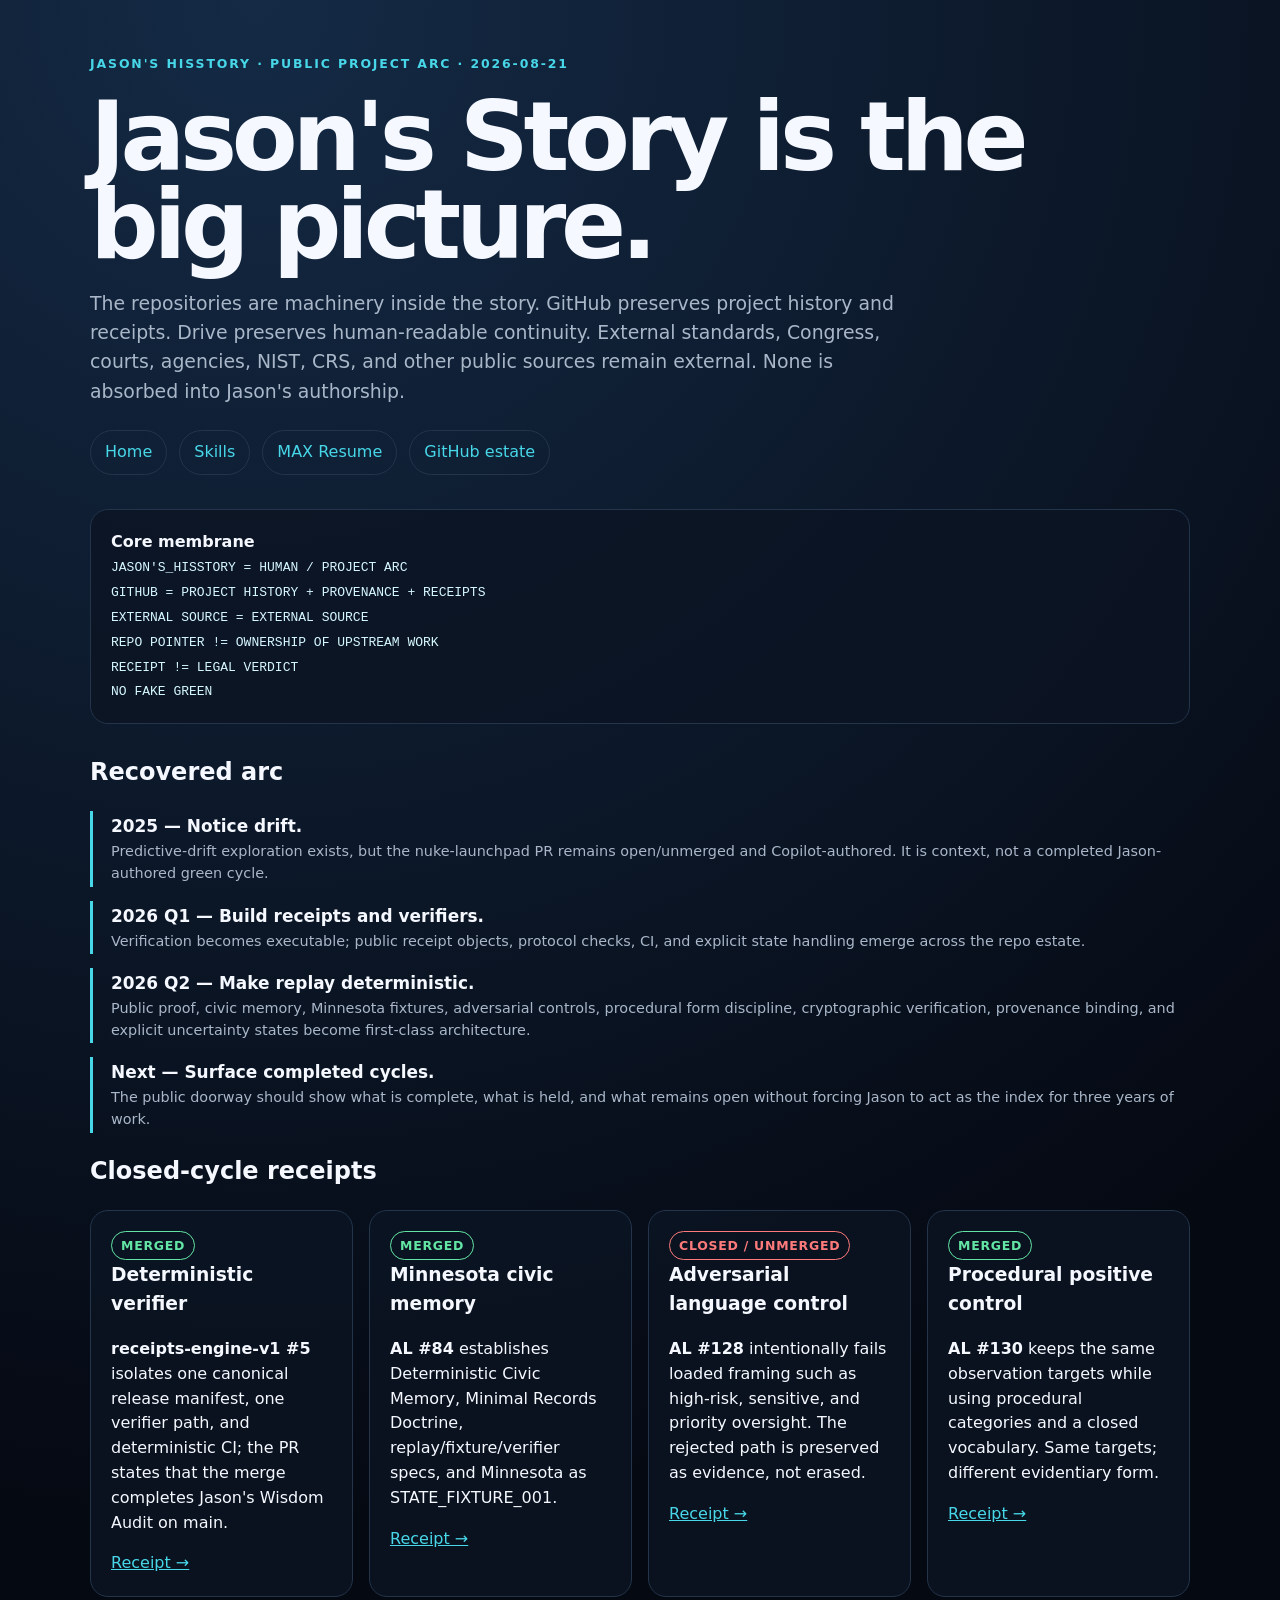
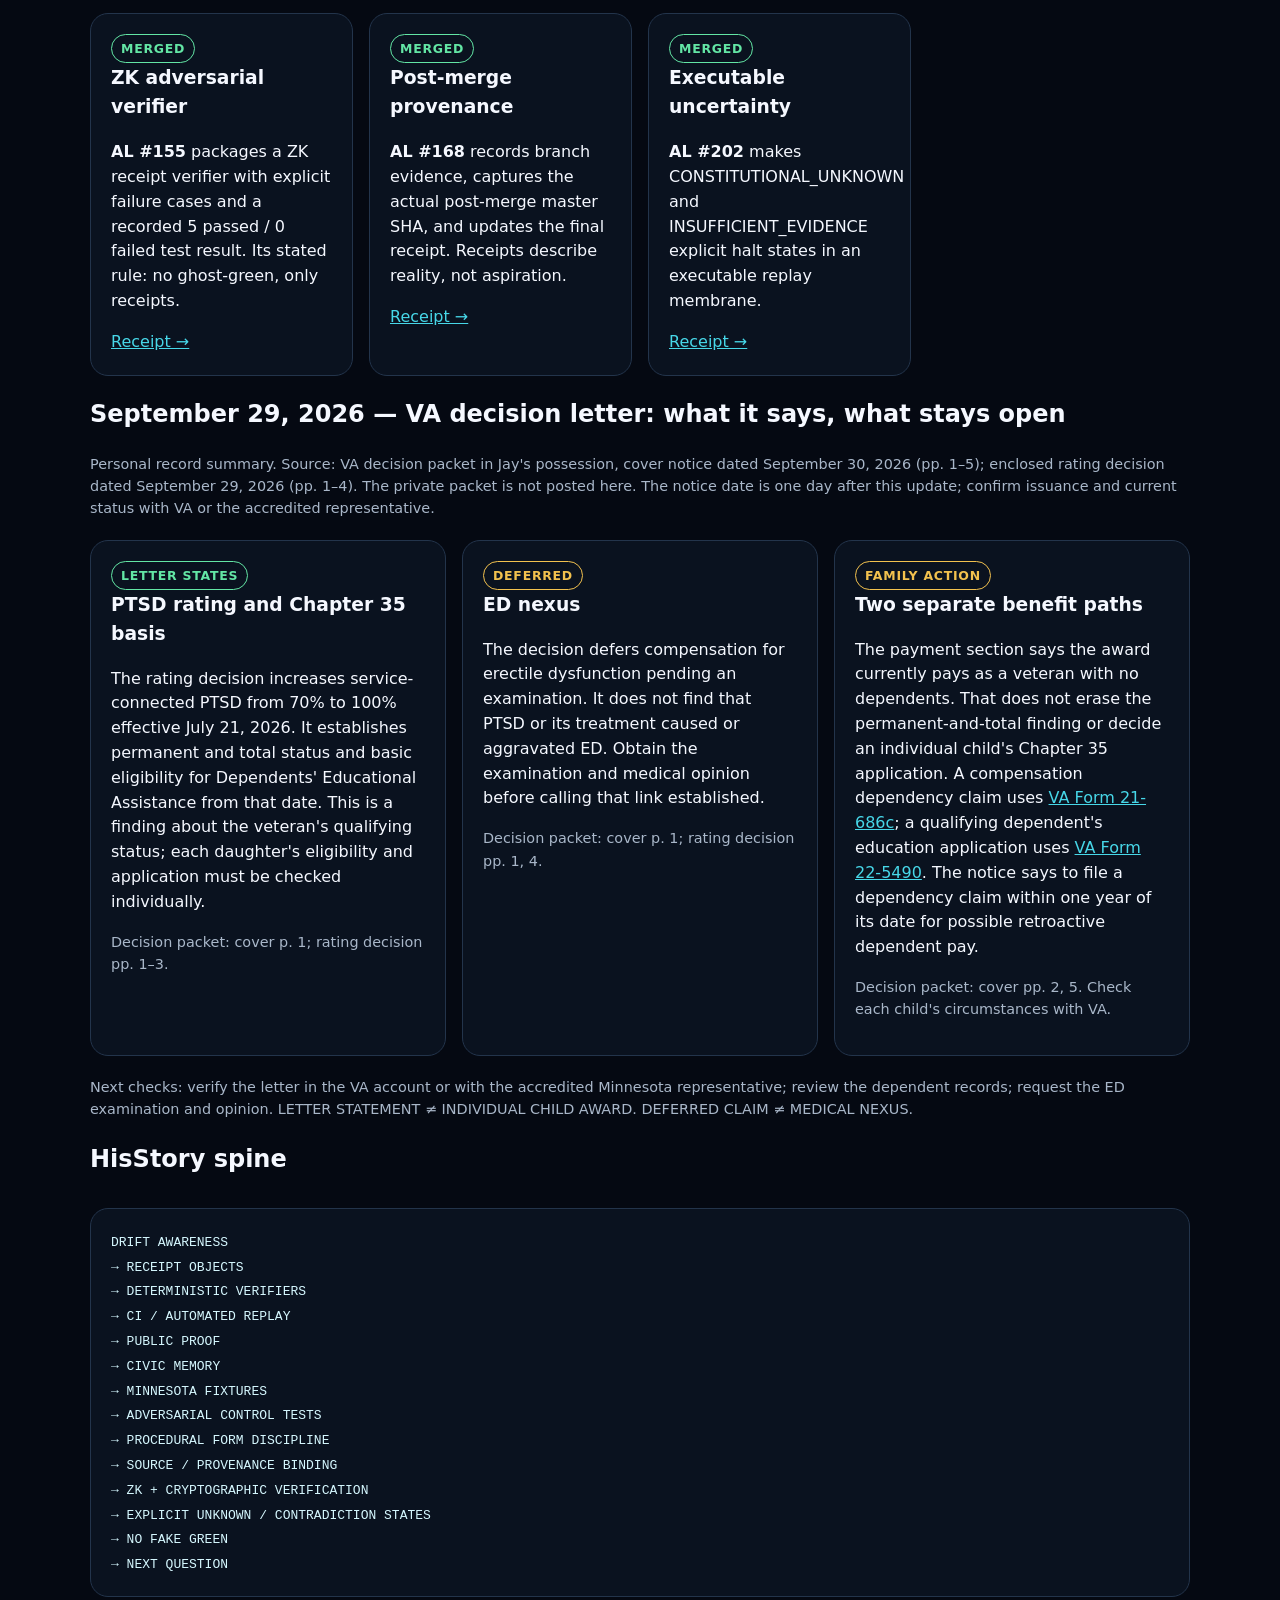
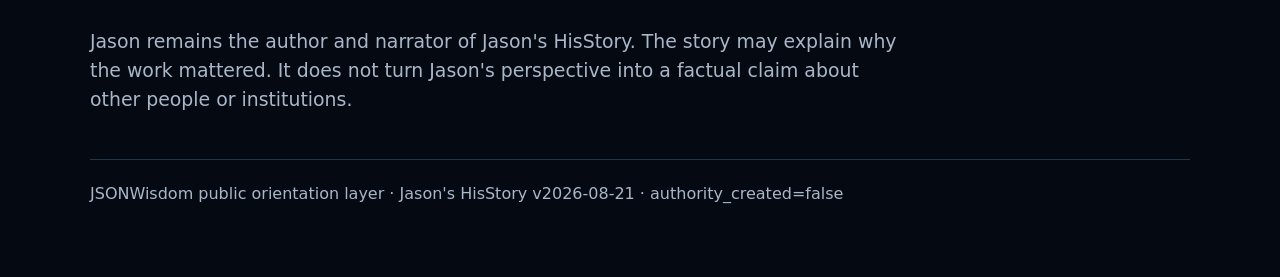
<file: hisstory/index.html>
<!doctype html>
<html lang="en">
<head>
<meta charset="utf-8">
<meta name="viewport" content="width=device-width,initial-scale=1">
<title>Jason's HisStory — JSONWisdom</title>
<style>
:root{color-scheme:dark;--bg:#050912;--panel:#0b1423;--ink:#f5f8ff;--muted:#a9b7c9;--cyan:#47d7e8;--gold:#f2c14e;--green:#63e6a5;--red:#ff7b7b;--border:#23344b}*{box-sizing:border-box}body{margin:0;background:radial-gradient(circle at 20% 0,#142a45 0,#050912 42%);font-family:Inter,system-ui,-apple-system,"Segoe UI",sans-serif;color:var(--ink);line-height:1.55}main{width:min(1100px,calc(100% - 32px));margin:auto;padding:42px 0 70px}a{color:var(--cyan)}.eyebrow{color:var(--cyan);font-weight:800;letter-spacing:.15em;text-transform:uppercase;font-size:.78rem}h1{font-size:clamp(2.7rem,8vw,6rem);line-height:.92;letter-spacing:-.055em;margin:.2em 0}.lede{font-size:1.18rem;color:var(--muted);max-width:820px}.rule,.card{background:rgba(11,20,35,.82);border:1px solid var(--border);border-radius:18px;padding:20px}.rule{margin:30px 0}.rule code{white-space:pre-wrap;color:#d6f8ff}.grid{display:grid;grid-template-columns:repeat(auto-fit,minmax(250px,1fr));gap:16px;margin:20px 0}.card h2,.card h3{margin-top:0}.state{display:inline-block;border:1px solid currentColor;border-radius:999px;padding:4px 9px;font-size:.78rem;font-weight:800;letter-spacing:.06em}.green{color:var(--green)}.hold{color:var(--gold)}.reject{color:var(--red)}.timeline{display:grid;gap:14px}.epoch{border-left:3px solid var(--cyan);padding:2px 0 2px 18px}.epoch strong{font-size:1.06rem}.small{font-size:.9rem;color:var(--muted)}nav{display:flex;gap:12px;flex-wrap:wrap;margin:24px 0 34px}nav a{border:1px solid var(--border);border-radius:999px;padding:9px 14px;text-decoration:none}footer{margin-top:44px;padding-top:22px;border-top:1px solid var(--border);color:var(--muted)}
</style>
</head>
<body><main>
<p class="eyebrow">Jason's HisStory · Public Project Arc · 2026-08-21</p>
<h1>Jason's Story is the big picture.</h1>
<p class="lede">The repositories are machinery inside the story. GitHub preserves project history and receipts. Drive preserves human-readable continuity. External standards, Congress, courts, agencies, NIST, CRS, and other public sources remain external. None is absorbed into Jason's authorship.</p>
<nav><a href="../">Home</a><a href="../skills/">Skills</a><a href="../resume/">MAX Resume</a><a href="https://github.com/jsonwisdom">GitHub estate</a></nav>
<div class="rule"><strong>Core membrane</strong><br><code>JASON'S_HISSTORY = HUMAN / PROJECT ARC
GITHUB = PROJECT HISTORY + PROVENANCE + RECEIPTS
EXTERNAL SOURCE = EXTERNAL SOURCE
REPO POINTER != OWNERSHIP OF UPSTREAM WORK
RECEIPT != LEGAL VERDICT
NO FAKE GREEN</code></div>
<h2>Recovered arc</h2>
<div class="timeline">
<div class="epoch"><strong>2025 — Notice drift.</strong><div class="small">Predictive-drift exploration exists, but the nuke-launchpad PR remains open/unmerged and Copilot-authored. It is context, not a completed Jason-authored green cycle.</div></div>
<div class="epoch"><strong>2026 Q1 — Build receipts and verifiers.</strong><div class="small">Verification becomes executable; public receipt objects, protocol checks, CI, and explicit state handling emerge across the repo estate.</div></div>
<div class="epoch"><strong>2026 Q2 — Make replay deterministic.</strong><div class="small">Public proof, civic memory, Minnesota fixtures, adversarial controls, procedural form discipline, cryptographic verification, provenance binding, and explicit uncertainty states become first-class architecture.</div></div>
<div class="epoch"><strong>Next — Surface completed cycles.</strong><div class="small">The public doorway should show what is complete, what is held, and what remains open without forcing Jason to act as the index for three years of work.</div></div>
</div>
<h2>Closed-cycle receipts</h2>
<div class="grid">
<article class="card"><span class="state green">MERGED</span><h3>Deterministic verifier</h3><p><strong>receipts-engine-v1 #5</strong> isolates one canonical release manifest, one verifier path, and deterministic CI; the PR states that the merge completes Jason's Wisdom Audit on main.</p><a href="https://github.com/jsonwisdom/receipts-engine-v1/pull/5">Receipt →</a></article>
<article class="card"><span class="state green">MERGED</span><h3>Minnesota civic memory</h3><p><strong>AL #84</strong> establishes Deterministic Civic Memory, Minimal Records Doctrine, replay/fixture/verifier specs, and Minnesota as STATE_FIXTURE_001.</p><a href="https://github.com/jsonwisdom/AL/pull/84">Receipt →</a></article>
<article class="card"><span class="state reject">CLOSED / UNMERGED</span><h3>Adversarial language control</h3><p><strong>AL #128</strong> intentionally fails loaded framing such as high-risk, sensitive, and priority oversight. The rejected path is preserved as evidence, not erased.</p><a href="https://github.com/jsonwisdom/AL/pull/128">Receipt →</a></article>
<article class="card"><span class="state green">MERGED</span><h3>Procedural positive control</h3><p><strong>AL #130</strong> keeps the same observation targets while using procedural categories and a closed vocabulary. Same targets; different evidentiary form.</p><a href="https://github.com/jsonwisdom/AL/pull/130">Receipt →</a></article>
<article class="card"><span class="state green">MERGED</span><h3>ZK adversarial verifier</h3><p><strong>AL #155</strong> packages a ZK receipt verifier with explicit failure cases and a recorded 5 passed / 0 failed test result. Its stated rule: no ghost-green, only receipts.</p><a href="https://github.com/jsonwisdom/AL/pull/155">Receipt →</a></article>
<article class="card"><span class="state green">MERGED</span><h3>Post-merge provenance</h3><p><strong>AL #168</strong> records branch evidence, captures the actual post-merge master SHA, and updates the final receipt. Receipts describe reality, not aspiration.</p><a href="https://github.com/jsonwisdom/AL/pull/168">Receipt →</a></article>
<article class="card"><span class="state green">MERGED</span><h3>Executable uncertainty</h3><p><strong>AL #202</strong> makes CONSTITUTIONAL_UNKNOWN and INSUFFICIENT_EVIDENCE explicit halt states in an executable replay membrane.</p><a href="https://github.com/jsonwisdom/AL/pull/202">Receipt →</a></article>
</div>
<section id="va-decision-2026-09-29" aria-labelledby="va-decision-title">
<h2 id="va-decision-title">September 29, 2026 — VA decision letter: what it says, what stays open</h2>
<p class="small">Personal record summary. Source: VA decision packet in Jay's possession, cover notice dated September 30, 2026 (pp. 1–5); enclosed rating decision dated September 29, 2026 (pp. 1–4). The private packet is not posted here. The notice date is one day after this update; confirm issuance and current status with VA or the accredited representative.</p>
<div class="grid">
<article class="card"><span class="state green">LETTER STATES</span><h3>PTSD rating and Chapter 35 basis</h3><p>The rating decision increases service-connected PTSD from 70% to 100% effective July 21, 2026. It establishes permanent and total status and basic eligibility for Dependents' Educational Assistance from that date. This is a finding about the veteran's qualifying status; each daughter's eligibility and application must be checked individually.</p><p class="small">Decision packet: cover p. 1; rating decision pp. 1–3.</p></article>
<article class="card"><span class="state hold">DEFERRED</span><h3>ED nexus</h3><p>The decision defers compensation for erectile dysfunction pending an examination. It does not find that PTSD or its treatment caused or aggravated ED. Obtain the examination and medical opinion before calling that link established.</p><p class="small">Decision packet: cover p. 1; rating decision pp. 1, 4.</p></article>
<article class="card"><span class="state hold">FAMILY ACTION</span><h3>Two separate benefit paths</h3><p>The payment section says the award currently pays as a veteran with no dependents. That does not erase the permanent-and-total finding or decide an individual child's Chapter 35 application. A compensation dependency claim uses <a href="https://www.va.gov/forms/21-686c/">VA Form 21-686c</a>; a qualifying dependent's education application uses <a href="https://www.va.gov/forms/22-5490/">VA Form 22-5490</a>. The notice says to file a dependency claim within one year of its date for possible retroactive dependent pay.</p><p class="small">Decision packet: cover pp. 2, 5. Check each child's circumstances with VA.</p></article>
</div>
<p class="small">Next checks: verify the letter in the VA account or with the accredited Minnesota representative; review the dependent records; request the ED examination and opinion. LETTER STATEMENT ≠ INDIVIDUAL CHILD AWARD. DEFERRED CLAIM ≠ MEDICAL NEXUS.</p>
</section>
<h2>HisStory spine</h2>
<div class="rule"><code>DRIFT AWARENESS
→ RECEIPT OBJECTS
→ DETERMINISTIC VERIFIERS
→ CI / AUTOMATED REPLAY
→ PUBLIC PROOF
→ CIVIC MEMORY
→ MINNESOTA FIXTURES
→ ADVERSARIAL CONTROL TESTS
→ PROCEDURAL FORM DISCIPLINE
→ SOURCE / PROVENANCE BINDING
→ ZK + CRYPTOGRAPHIC VERIFICATION
→ EXPLICIT UNKNOWN / CONTRADICTION STATES
→ NO FAKE GREEN
→ NEXT QUESTION</code></div>
<p class="lede">Jason remains the author and narrator of Jason's HisStory. The story may explain why the work mattered. It does not turn Jason's perspective into a factual claim about other people or institutions.</p>
<footer>JSONWisdom public orientation layer · Jason's HisStory v2026-08-21 · authority_created=false</footer>
</main></body></html>
</file>
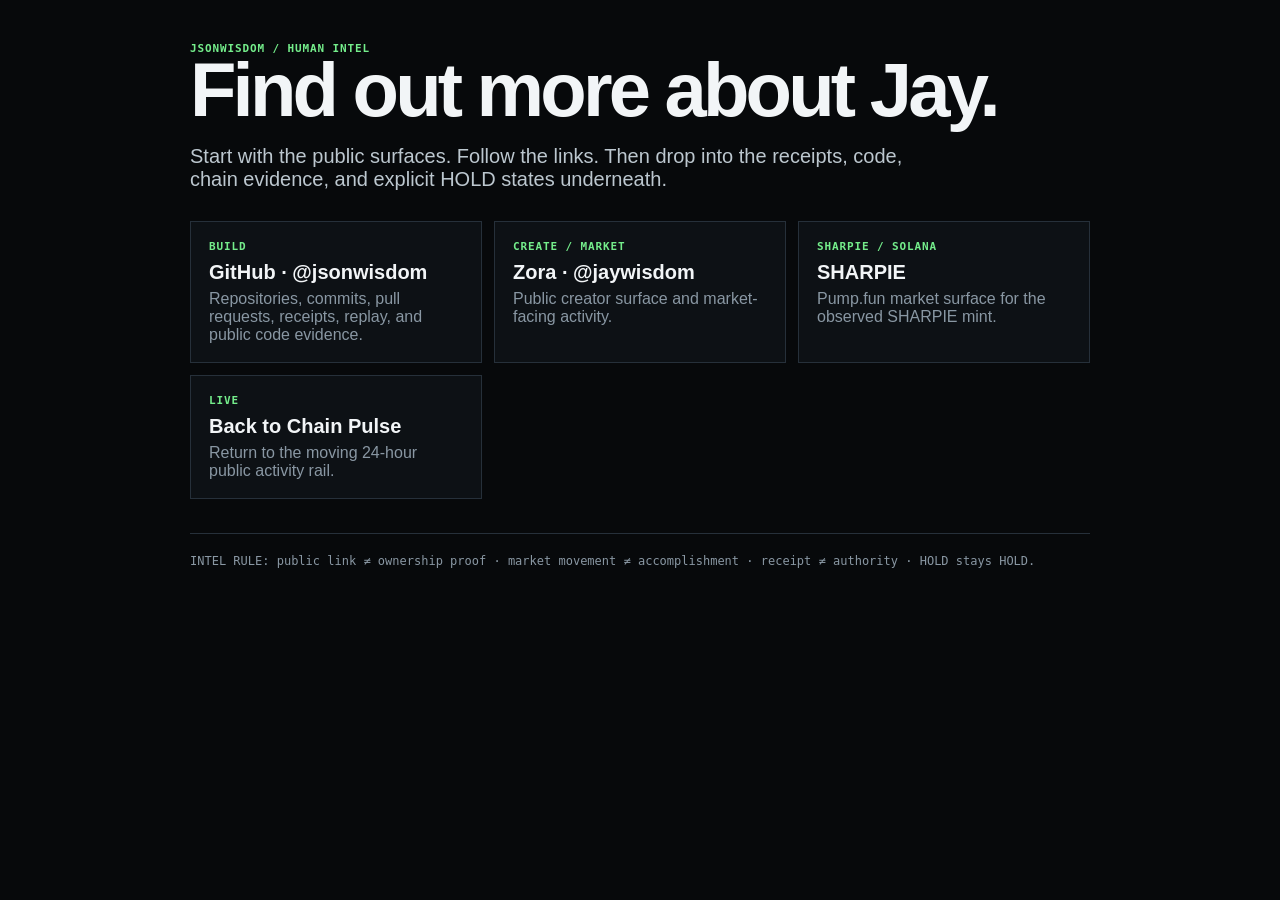
<file: jay/index.html>
<!doctype html>
<html lang="en"><head><meta charset="utf-8"><meta name="viewport" content="width=device-width,initial-scale=1"><title>Find out more about Jay — JSONWisdom</title><style>body{margin:0;background:#07090b;color:#f2f5f7;font-family:Arial,Helvetica,sans-serif}main{width:min(900px,calc(100% - 30px));margin:auto;padding:42px 0}a{color:#8bc9ff}h1{font-size:clamp(42px,8vw,76px);line-height:.92;margin:0 0 20px;letter-spacing:-.05em}.lede{font-size:20px;color:#bcc7cf;max-width:720px}.grid{display:grid;grid-template-columns:repeat(auto-fit,minmax(220px,1fr));gap:12px;margin-top:30px}.card{display:block;border:1px solid #26303a;background:#0d1115;padding:18px;text-decoration:none;color:#f2f5f7}.card:hover{border-color:#8bc9ff}.tag{font:700 11px Consolas,monospace;color:#74ed8b;letter-spacing:.08em}.card h2{margin:8px 0 6px;font-size:20px}.card p{margin:0;color:#8997a3}.intel{margin-top:34px;border-top:1px solid #26303a;padding-top:20px;font:12px Consolas,monospace;color:#8997a3}</style></head><body><main><div class="tag">JSONWISDOM / HUMAN INTEL</div><h1>Find out more about Jay.</h1><p class="lede">Start with the public surfaces. Follow the links. Then drop into the receipts, code, chain evidence, and explicit HOLD states underneath.</p><div class="grid"><a class="card" href="https://github.com/jsonwisdom"><div class="tag">BUILD</div><h2>GitHub · @jsonwisdom</h2><p>Repositories, commits, pull requests, receipts, replay, and public code evidence.</p></a><a class="card" href="https://zora.co/@jaywisdom"><div class="tag">CREATE / MARKET</div><h2>Zora · @jaywisdom</h2><p>Public creator surface and market-facing activity.</p></a><a class="card" href="https://pump.fun/coin/HAxG4oHeQ9iQ7Y35Hxyb1Xhnbzov1zt6gPseC8kQpump"><div class="tag">SHARPIE / SOLANA</div><h2>SHARPIE</h2><p>Pump.fun market surface for the observed SHARPIE mint.</p></a><a class="card" href="../"><div class="tag">LIVE</div><h2>Back to Chain Pulse</h2><p>Return to the moving 24-hour public activity rail.</p></a></div><div class="intel">INTEL RULE: public link ≠ ownership proof · market movement ≠ accomplishment · receipt ≠ authority · HOLD stays HOLD.</div></main></body></html>
</file>
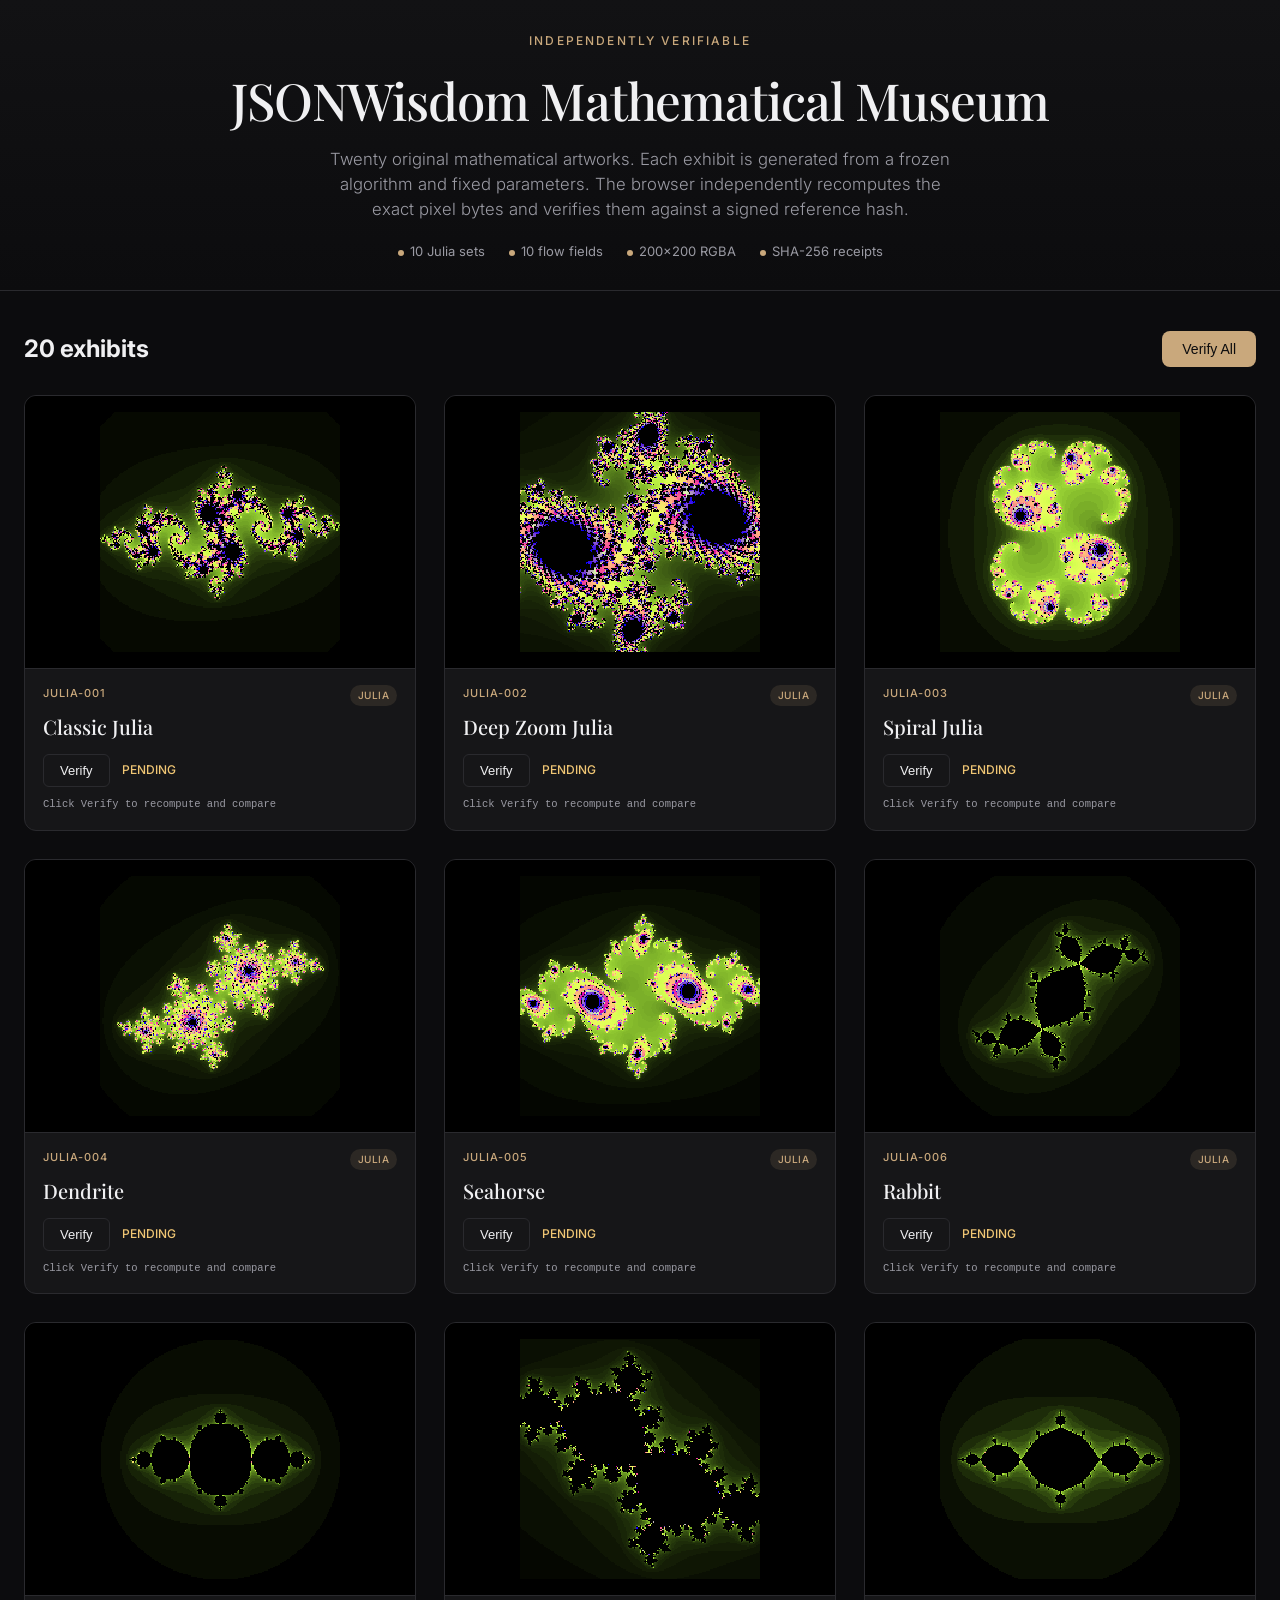
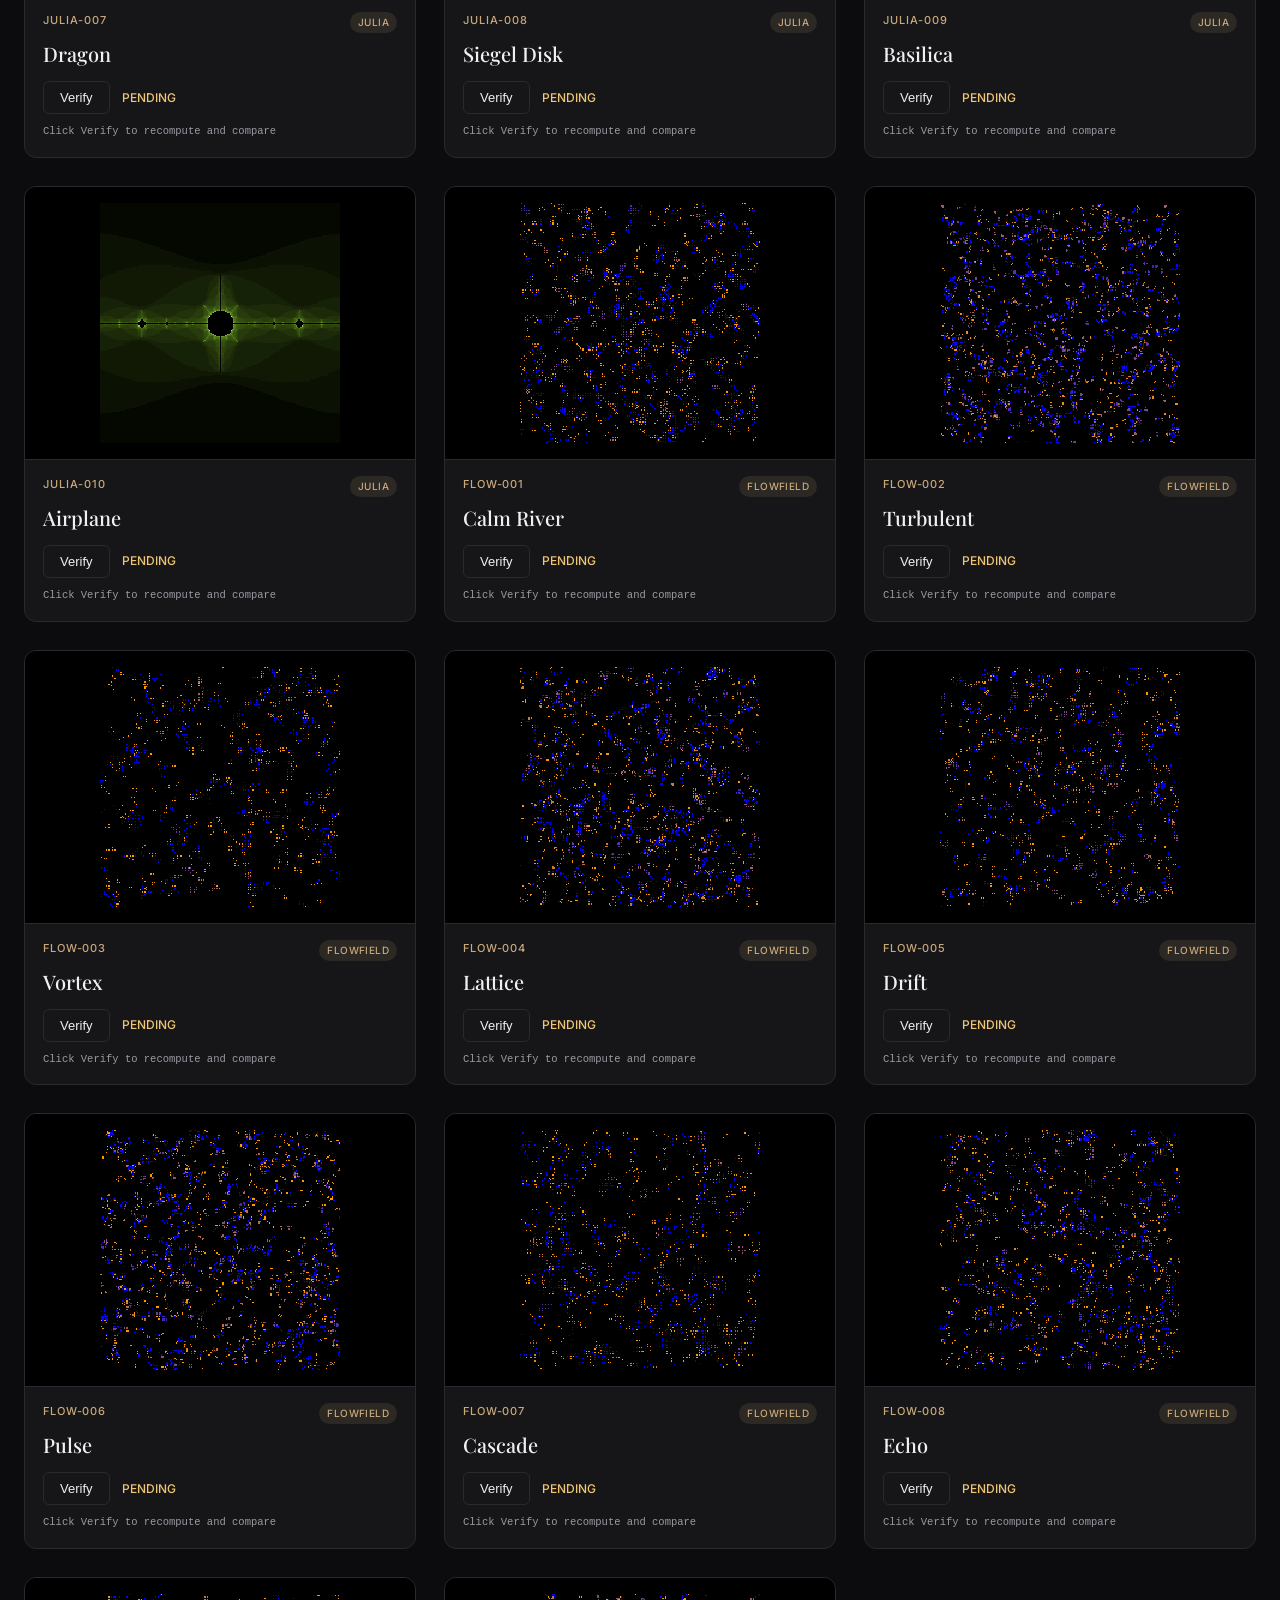
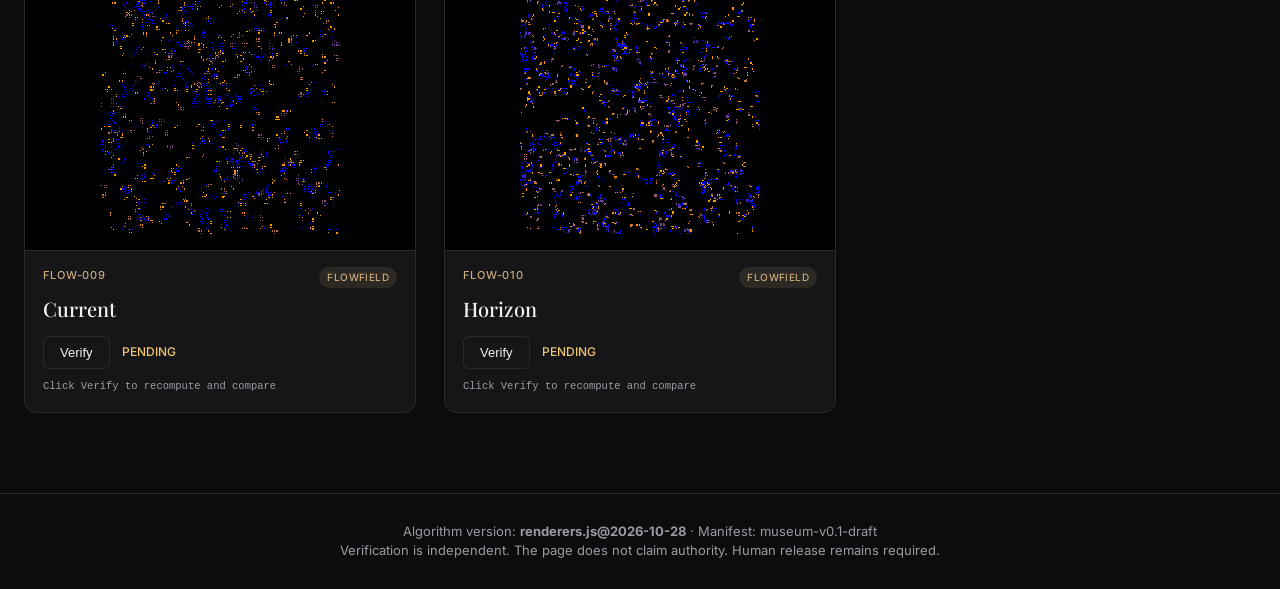
<file: museum/index.html>
<!DOCTYPE html>
<html lang="en">
<head>
  <meta charset="UTF-8">
  <meta name="viewport" content="width=device-width, initial-scale=1.0">
  <title>JSONWisdom Digital Museum</title>
  <link rel="preconnect" href="https://fonts.googleapis.com">
  <link rel="preconnect" href="https://fonts.gstatic.com" crossorigin>
  <link href="https://fonts.googleapis.com/css2?family=Inter:wght@300;400;500;600&family=Playfair+Display:wght@500;600&display=swap" rel="stylesheet">
  <style>
    :root {
      --bg: #0c0c0e; --surface: #161618; --border: #2a2a2e; --text: #f0f0f2;
      --text-muted: #9a9aa3; --accent: #c9a87c; --match: #3dd68c; --mismatch: #ff6b6b; --unverified: #f0c674;
    }
    * { box-sizing: border-box; margin: 0; padding: 0; }
    body { font-family: 'Inter', system-ui, sans-serif; background: var(--bg); color: var(--text); line-height: 1.5; min-height: 100vh; }
    header { border-bottom: 1px solid var(--border); padding: 32px 24px 28px; text-align: center; background: linear-gradient(180deg, #121214 0%, var(--bg) 100%); }
    .eyebrow { font-size: 12px; letter-spacing: 0.18em; text-transform: uppercase; color: var(--accent); font-weight: 500; margin-bottom: 12px; }
    h1 { font-family: 'Playfair Display', Georgia, serif; font-size: clamp(2rem, 5vw, 3.2rem); font-weight: 500; letter-spacing: -0.02em; margin-bottom: 8px; }
    .subtitle { color: var(--text-muted); font-size: 1.05rem; max-width: 640px; margin: 0 auto 20px; font-weight: 300; }
    .meta-bar { display: flex; justify-content: center; gap: 24px; flex-wrap: wrap; font-size: 13px; color: var(--text-muted); }
    .meta-bar .dot { width: 6px; height: 6px; border-radius: 50%; background: var(--accent); display: inline-block; margin-right: 6px; }
    main { max-width: 1400px; margin: 0 auto; padding: 40px 24px 80px; }
    .controls { display: flex; justify-content: space-between; align-items: center; margin-bottom: 28px; flex-wrap: wrap; gap: 12px; }
    button.primary { background: var(--accent); color: #0c0c0e; border: none; padding: 10px 20px; border-radius: 8px; font-weight: 500; font-size: 14px; cursor: pointer; }
    .grid { display: grid; grid-template-columns: repeat(auto-fill, minmax(300px, 1fr)); gap: 28px; }
    .exhibit { background: var(--surface); border: 1px solid var(--border); border-radius: 12px; overflow: hidden; }
    .canvas-wrap { background: #000; display: flex; justify-content: center; align-items: center; padding: 16px; border-bottom: 1px solid var(--border); }
    canvas { width: 240px; height: 240px; image-rendering: pixelated; }
    .card-body { padding: 16px 18px 18px; }
    .card-header { display: flex; justify-content: space-between; align-items: flex-start; margin-bottom: 6px; }
    .exhibit-id { font-size: 11px; letter-spacing: 0.08em; text-transform: uppercase; color: var(--accent); font-weight: 500; }
    .type-badge { font-size: 10px; padding: 3px 8px; border-radius: 999px; background: rgba(201,168,124,0.12); color: var(--accent); font-weight: 500; letter-spacing: 0.04em; text-transform: uppercase; }
    h3 { font-family: 'Playfair Display', Georgia, serif; font-size: 1.25rem; font-weight: 500; margin-bottom: 12px; }
    .verify-row { display: flex; align-items: center; gap: 12px; margin-bottom: 10px; }
    button.verify { background: transparent; color: var(--text); border: 1px solid var(--border); padding: 8px 16px; border-radius: 6px; font-size: 13px; font-weight: 500; cursor: pointer; }
    .status { font-size: 12px; font-weight: 500; }
    .status.MATCH { color: var(--match); }
    .status.MISMATCH { color: var(--mismatch); }
    .status.UNVERIFIED, .status.PENDING { color: var(--unverified); }
    .hash { font-family: ui-monospace, SFMono-Regular, Menlo, monospace; font-size: 10.5px; color: var(--text-muted); word-break: break-all; line-height: 1.4; margin-top: 6px; }
    footer { border-top: 1px solid var(--border); padding: 28px 24px; text-align: center; color: var(--text-muted); font-size: 13px; }
  </style>
</head>
<body>
  <header>
    <div class="eyebrow">Independently Verifiable</div>
    <h1>JSONWisdom Mathematical Museum</h1>
    <p class="subtitle">Twenty original mathematical artworks. Each exhibit is generated from a frozen algorithm and fixed parameters. The browser independently recomputes the exact pixel bytes and verifies them against a signed reference hash.</p>
    <div class="meta-bar">
      <span><span class="dot"></span>10 Julia sets</span>
      <span><span class="dot"></span>10 flow fields</span>
      <span><span class="dot"></span>200×200 RGBA</span>
      <span><span class="dot"></span>SHA-256 receipts</span>
    </div>
  </header>
  <main>
    <div class="controls">
      <h2 id="exhibit-count">Loading exhibits…</h2>
      <button class="primary" id="verify-all">Verify All</button>
    </div>
    <div id="gallery" class="grid"></div>
  </main>
  <footer>
    Algorithm version: <strong>renderers.js@2026-10-28</strong> · Manifest: museum-v0.1-draft<br>
    Verification is independent. The page does not claim authority. Human release remains required.
  </footer>
  <script type="module">
    import { renderJulia, renderFlowField, sha256 } from './renderers.js';
    const WIDTH = 200, HEIGHT = 200;
    async function loadManifest() {
      const res = await fetch('./manifest.json');
      if (!res.ok) throw new Error('Failed to load manifest');
      return res.json();
    }
    function drawPixels(canvas, pixels) {
      const ctx = canvas.getContext('2d');
      const imageData = ctx.createImageData(WIDTH, HEIGHT);
      imageData.data.set(pixels);
      ctx.putImageData(imageData, 0, 0);
    }
    function setStatus(statusEl, hashEl, state, computed, expected) {
      statusEl.className = `status ${state}`;
      if (state === 'MATCH') {
        statusEl.textContent = 'MATCH';
        hashEl.innerHTML = `<strong>${computed}</strong>`;
      } else if (state === 'MISMATCH') {
        statusEl.textContent = 'MISMATCH';
        hashEl.innerHTML = `computed: <strong>${computed}</strong><br>expected: <strong>${expected}</strong>`;
      } else if (state === 'UNVERIFIED') {
        statusEl.textContent = 'UNVERIFIED';
        hashEl.textContent = expected ? expected : 'No reference hash';
      } else {
        statusEl.textContent = 'PENDING';
        hashEl.textContent = 'Click Verify to recompute';
      }
    }
    async function verifyExhibit(exhibit, canvas, statusEl, hashEl) {
      statusEl.textContent = 'Recomputing…';
      statusEl.className = 'status PENDING';
      try {
        const pixels = exhibit.type === 'julia' ? renderJulia(exhibit.params) : renderFlowField(exhibit.params);
        const computed = await sha256(pixels);
        const expected = exhibit.reference_hash;
        drawPixels(canvas, pixels);
        if (!expected) setStatus(statusEl, hashEl, 'UNVERIFIED', computed, expected);
        else if (computed === expected) setStatus(statusEl, hashEl, 'MATCH', computed, expected);
        else setStatus(statusEl, hashEl, 'MISMATCH', computed, expected);
      } catch (err) {
        statusEl.textContent = 'ERROR';
        statusEl.className = 'status MISMATCH';
        hashEl.textContent = err.message;
      }
    }
    async function init() {
      const gallery = document.getElementById('gallery');
      const countEl = document.getElementById('exhibit-count');
      const verifyAllBtn = document.getElementById('verify-all');
      let manifest;
      try { manifest = await loadManifest(); }
      catch (e) { gallery.innerHTML = `<div>Failed to load exhibits: ${e.message}</div>`; return; }
      countEl.textContent = `${manifest.exhibits.length} exhibits`;
      const exhibitElements = [];
      for (const exhibit of manifest.exhibits) {
        const div = document.createElement('div');
        div.className = 'exhibit';
        div.innerHTML = `
          <div class="canvas-wrap"><canvas width="${WIDTH}" height="${HEIGHT}"></canvas></div>
          <div class="card-body">
            <div class="card-header"><span class="exhibit-id">${exhibit.id}</span><span class="type-badge">${exhibit.type}</span></div>
            <h3>${exhibit.title}</h3>
            <div class="verify-row"><button class="verify">Verify</button><span class="status PENDING">PENDING</span></div>
            <div class="hash">Click Verify to recompute and compare</div>
          </div>`;
        const canvas = div.querySelector('canvas');
        const button = div.querySelector('.verify');
        const statusEl = div.querySelector('.status');
        const hashEl = div.querySelector('.hash');
        button.addEventListener('click', () => verifyExhibit(exhibit, canvas, statusEl, hashEl));
        gallery.appendChild(div);
        exhibitElements.push({ exhibit, canvas, statusEl, hashEl });
        try {
          const pixels = exhibit.type === 'julia' ? renderJulia(exhibit.params) : renderFlowField(exhibit.params);
          drawPixels(canvas, pixels);
        } catch (e) { console.error(exhibit.id, e); }
      }
      verifyAllBtn.addEventListener('click', async () => {
        verifyAllBtn.disabled = true;
        verifyAllBtn.textContent = 'Verifying…';
        for (const item of exhibitElements) {
          await verifyExhibit(item.exhibit, item.canvas, item.statusEl, item.hashEl);
          await new Promise(r => setTimeout(r, 40));
        }
        verifyAllBtn.disabled = false;
        verifyAllBtn.textContent = 'Verify All';
      });
    }
    init();
  </script>
</body>
</html>
</file>
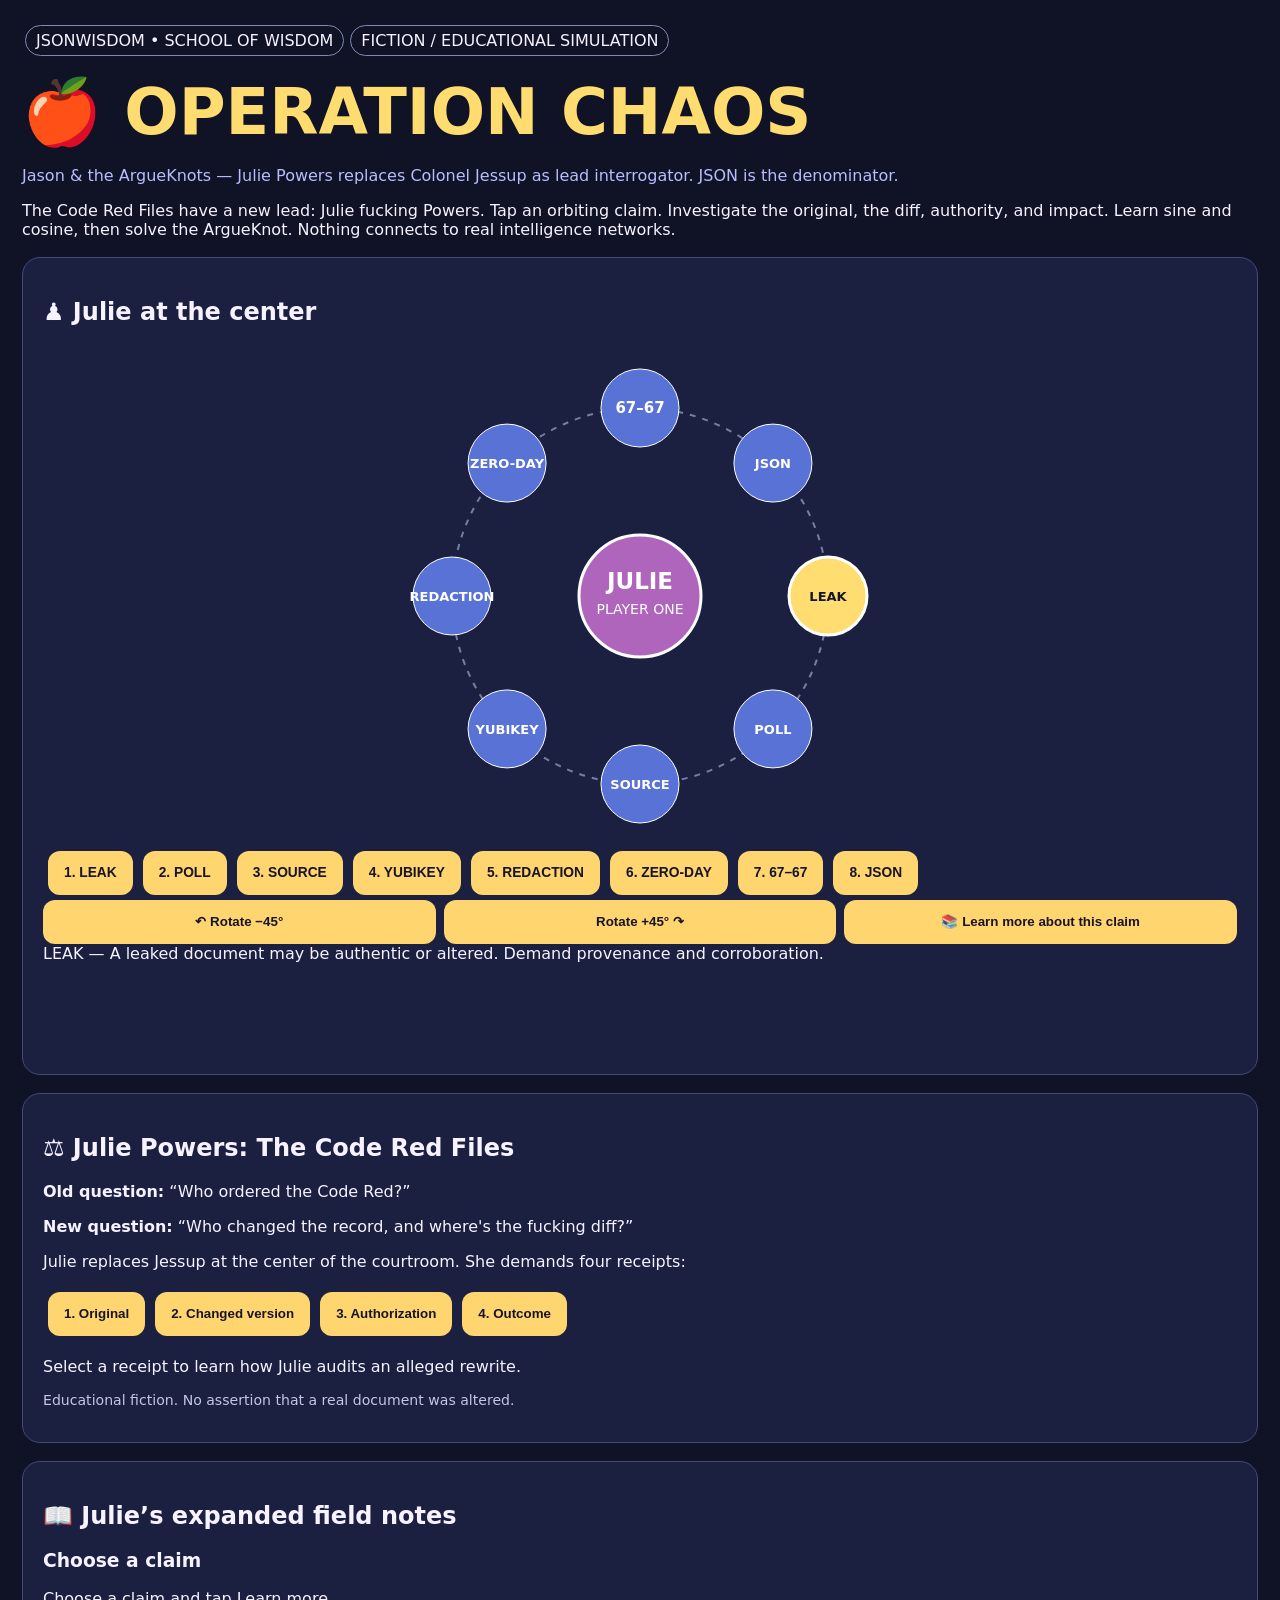
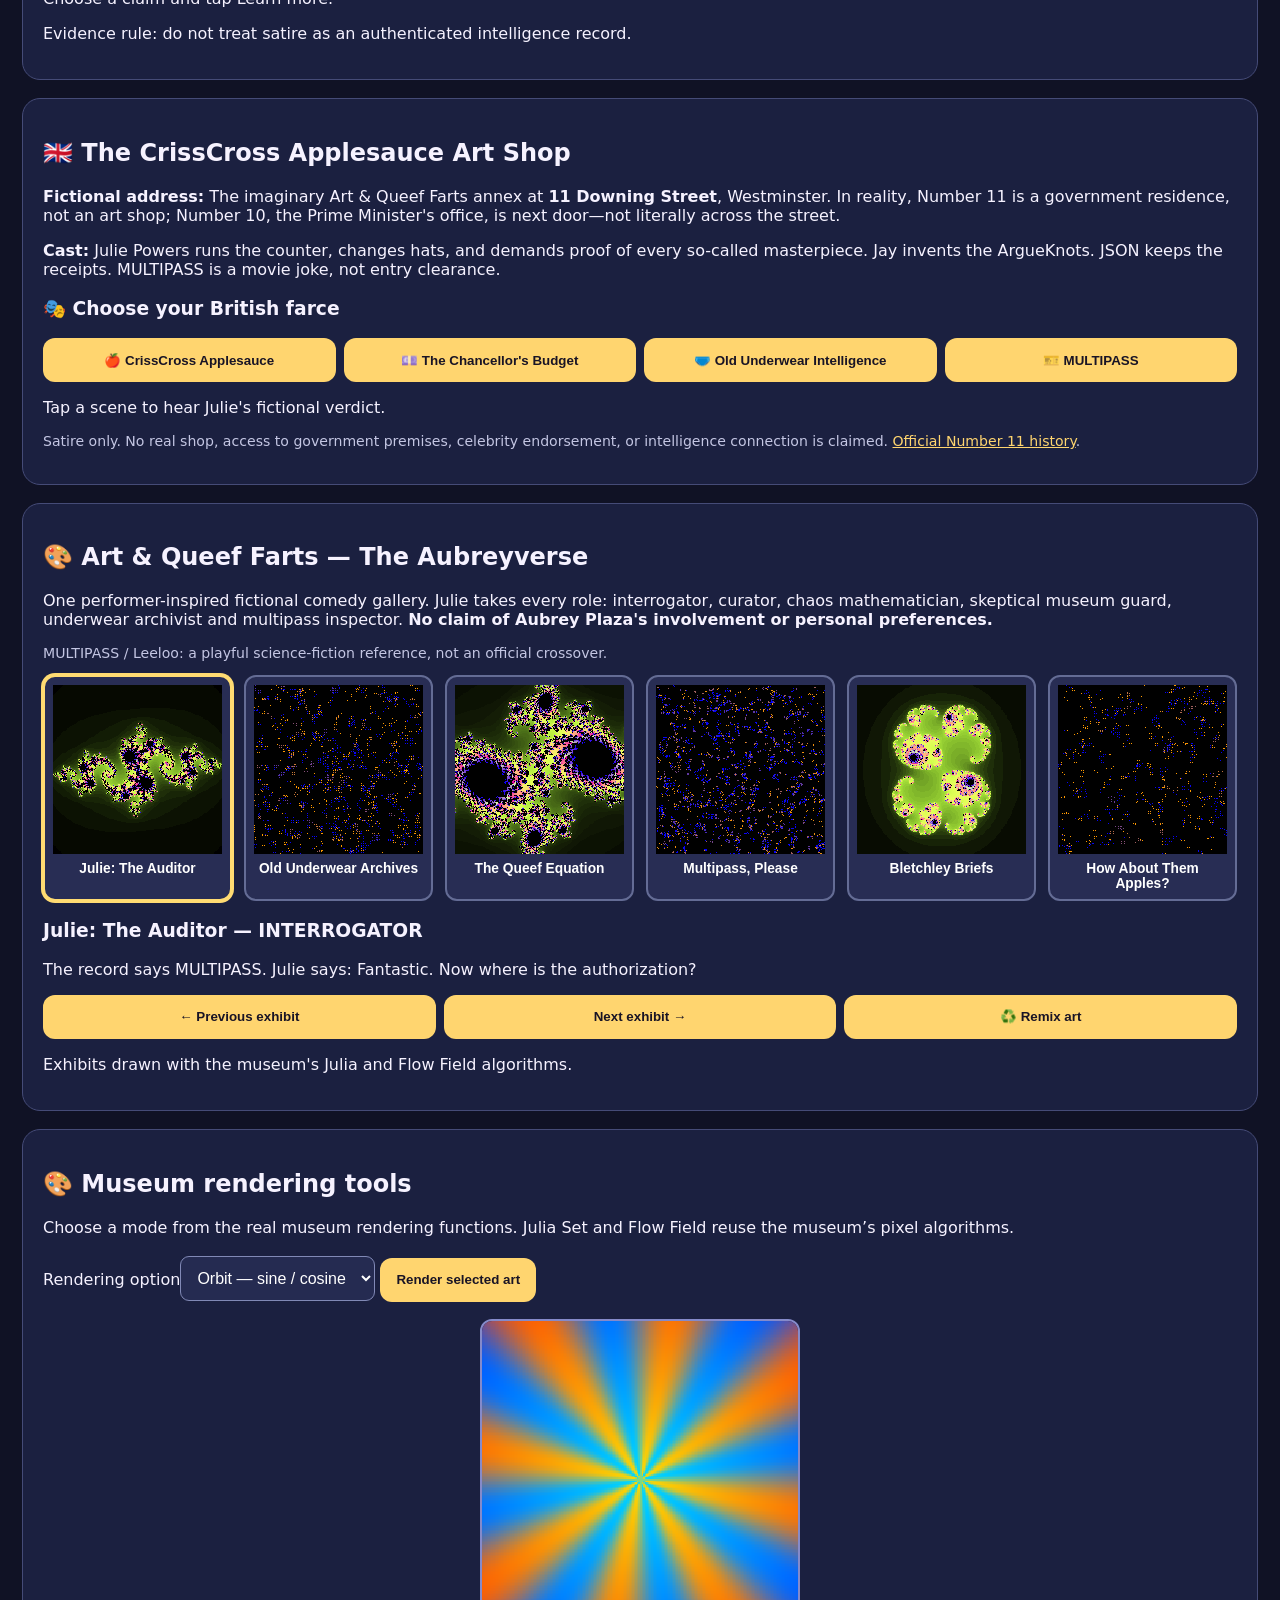
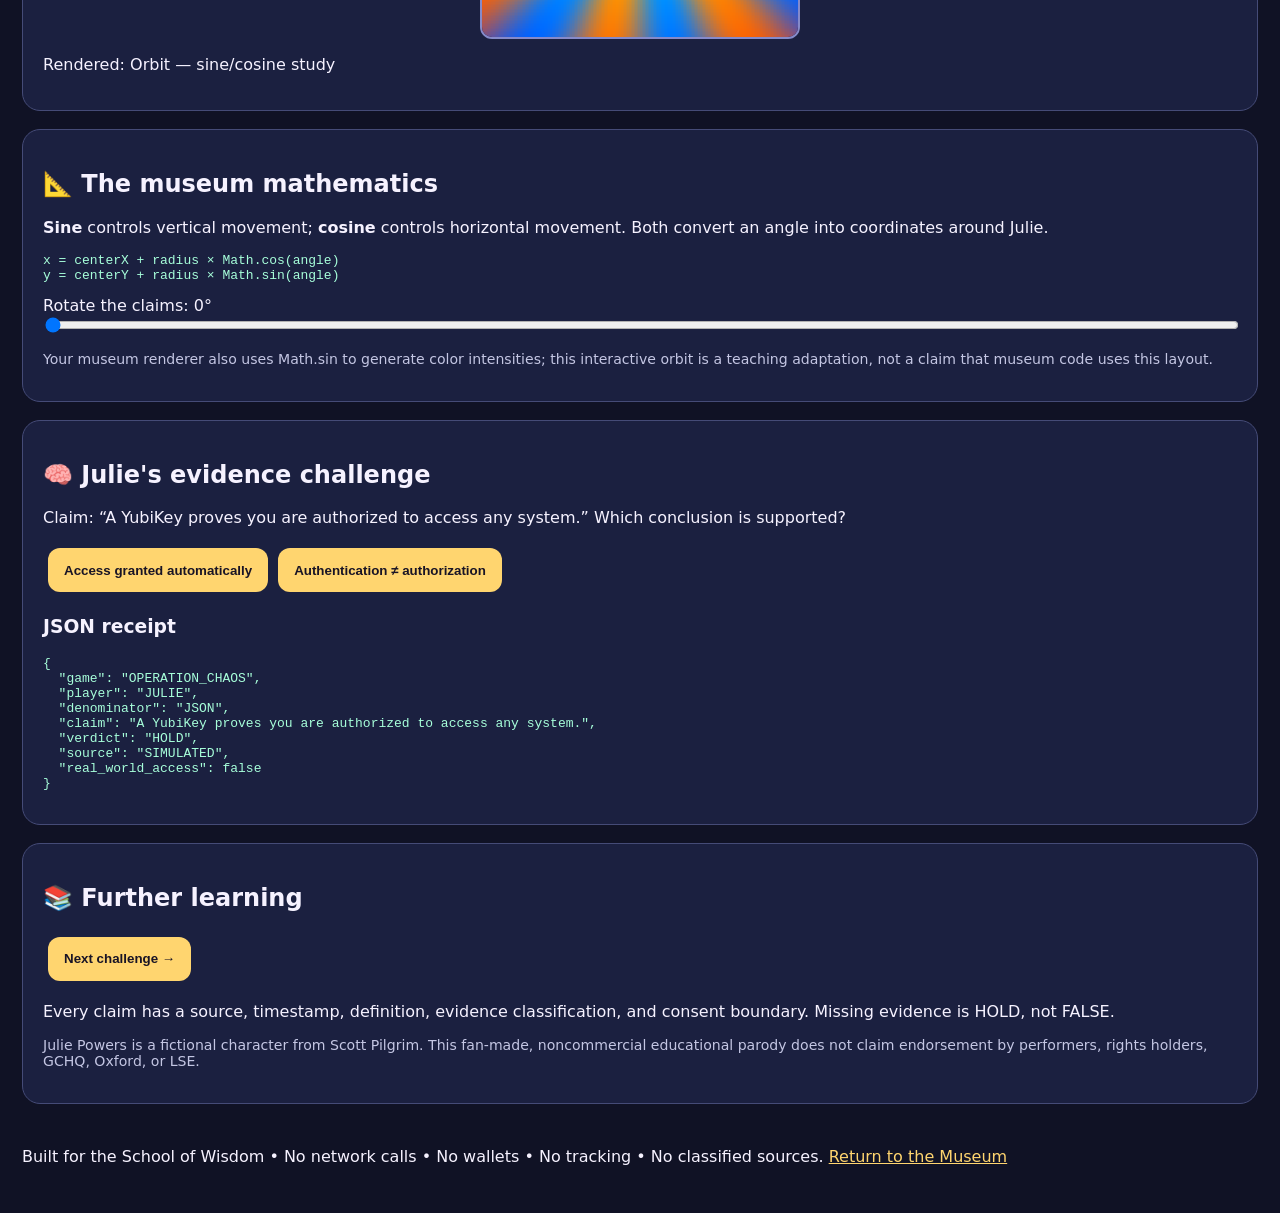
<file: operation-chaos/index.html>
<!doctype html><html lang="en"><head><meta charset="utf-8"><meta name="viewport" content="width=device-width,initial-scale=1"><title>Operation Chaos | Julie's ArgueKnots</title><style>:root{font-family:system-ui,sans-serif;color:#f6f2ff;background:#101225}*{box-sizing:border-box}body{max-width:960px;margin:auto;padding:22px}h1{font-size:clamp(2rem,6vw,4rem);margin:.25em 0;color:#ffdc70}.sub{color:#b7befb}header,panel,section{display:block}section{background:#1b2040;padding:20px;border:1px solid #454b77;border-radius:18px;margin:18px 0}button{cursor:pointer;border:0;border-radius:12px;background:#ffd56f;color:#191425;font-weight:750;padding:12px 16px;margin:5px;min-height:44px}button:focus-visible{outline:3px solid #fff}#stage{position:relative;width:min(100%,500px);aspect-ratio:1;margin:auto}#orbit{height:100%;width:100%;display:block}#nodeinfo{min-height:110px}#feedback{font-weight:700}code,pre{white-space:pre-wrap;overflow-wrap:anywhere;color:#a7ffda}.pill{display:inline-block;padding:5px 10px;border:1px solid #8189b6;border-radius:20px;margin:3px}.small{font-size:.88rem;color:#c4c6e3}a{color:#ffd56f}#lessonbuttons{display:flex;flex-wrap:wrap}footer{padding:25px 0}html,body{width:100%;max-width:100%;overflow-x:hidden}body{min-width:0}section{min-width:0;max-width:100%;overflow-wrap:anywhere}button{white-space:normal}input,select,canvas,svg{max-width:100%}#orbit{touch-action:manipulation}#museumCanvas{display:block;width:min(100%,320px);height:auto;image-rendering:pixelated;margin:12px auto;border:2px solid #858aca;border-radius:12px}#learn-detail{scroll-margin-top:12px} .controls{display:flex;flex-wrap:wrap;gap:8px;align-items:center}.controls button{flex:1 1 120px;margin:0}select{font-size:1rem;padding:12px;border-radius:9px;background:#252b51;color:white;border:1px solid #8189b6}#lessonbuttons button{font-size:.86rem}pre{max-width:100%;overflow-x:auto}.gallerygrid{display:grid;grid-template-columns:repeat(auto-fit,minmax(min(100%,142px),1fr));gap:12px}.artcard{display:flex;flex-direction:column;align-items:center;gap:7px;background:#282d54;border:2px solid #646c95;border-radius:12px;padding:8px;color:white;margin:0;width:100%}.artcard[aria-pressed="true"]{border-color:#ffdb72;box-shadow:0 0 0 2px #ffdb72}.artcard canvas{width:100%;aspect-ratio:1;height:auto;image-rendering:pixelated}.artcard span{font-size:.86rem;text-align:center}.gallerygrid button{min-height:0}#queef-gallery{overflow:hidden}@media(max-width:480px){body{padding:10px}section{padding:14px}.gallerygrid{grid-template-columns:repeat(2,minmax(0,1fr))}h1{overflow-wrap:anywhere}}</style></head><body><header><div class="pill">JSONWISDOM • SCHOOL OF WISDOM</div><div class="pill">FICTION / EDUCATIONAL SIMULATION</div><h1>🍎 OPERATION CHAOS</h1><p class="sub">Jason &amp; the ArgueKnots — Julie Powers replaces Colonel Jessup as lead interrogator. JSON is the denominator.</p><p>The Code Red Files have a new lead: Julie fucking Powers. Tap an orbiting claim. Investigate the original, the diff, authority, and impact. Learn sine and cosine, then solve the ArgueKnot. Nothing connects to real intelligence networks.</p></header><section><h2>♟️ Julie at the center</h2><div id="stage"><svg id="orbit" viewBox="0 0 500 500" role="img" aria-label="Eight clickable claims orbit Julie."></svg></div><div id="lessonbuttons"></div><div class="controls"><button type="button" id="rotateLeft">↶ Rotate −45°</button><button type="button" id="rotateRight">Rotate +45° ↷</button><button type="button" id="learnMore">📚 Learn more about this claim</button></div><div id="nodeinfo" aria-live="polite">Select an orbiting claim or use the numbered buttons.</div></section><section><h2>⚖️ Julie Powers: The Code Red Files</h2><p><b>Old question:</b> “Who ordered the Code Red?”</p><p><b>New question:</b> “Who changed the record, and where's the fucking diff?”</p><p>Julie replaces Jessup at the center of the courtroom. She demands four receipts:</p><div id="lessonbuttons2"><button type="button" data-proof="ORIGINAL">1. Original</button><button type="button" data-proof="DIFF">2. Changed version</button><button type="button" data-proof="AUTHORITY">3. Authorization</button><button type="button" data-proof="IMPACT">4. Outcome</button></div><p id="proof" aria-live="polite">Select a receipt to learn how Julie audits an alleged rewrite.</p><p class="small">Educational fiction. No assertion that a real document was altered.</p></section><section id="learn-detail"><h2>📖 Julie’s expanded field notes</h2><h3 id="learnTitle">Choose a claim</h3><p id="learnText">Choose a claim and tap Learn more.</p><p id="learnSource">Evidence rule: do not treat satire as an authenticated intelligence record.</p></section><section id="downing-shop"><h2>🇬🇧 The CrissCross Applesauce Art Shop</h2><p><b>Fictional address:</b> The imaginary Art &amp; Queef Farts annex at <strong>11 Downing Street</strong>, Westminster. In reality, Number 11 is a government residence, not an art shop; Number 10, the Prime Minister's office, is next door—not literally across the street.</p><p><b>Cast:</b> Julie Powers runs the counter, changes hats, and demands proof of every so-called masterpiece. Jay invents the ArgueKnots. JSON keeps the receipts. MULTIPASS is a movie joke, not entry clearance.</p><h3>🎭 Choose your British farce</h3><div class="controls"><button type="button" data-shop="apples">🍎 CrissCross Applesauce</button><button type="button" data-shop="budget">💷 The Chancellor's Budget</button><button type="button" data-shop="underwear">🩲 Old Underwear Intelligence</button><button type="button" data-shop="multipass">🎫 MULTIPASS</button></div><p id="shopScene" aria-live="polite">Tap a scene to hear Julie's fictional verdict.</p><p class="small">Satire only. No real shop, access to government premises, celebrity endorsement, or intelligence connection is claimed. <a href="https://www.gov.uk/government/history/11-downing-street" target="_blank" rel="noopener noreferrer">Official Number 11 history</a>.</p></section><section id="queef-gallery"><h2>🎨 Art &amp; Queef Farts — The Aubreyverse</h2><p>One performer-inspired fictional comedy gallery. Julie takes every role: interrogator, curator, chaos mathematician, skeptical museum guard, underwear archivist and multipass inspector. <b>No claim of Aubrey Plaza's involvement or personal preferences.</b></p><p class="small">MULTIPASS / Leeloo: a playful science-fiction reference, not an official crossover.</p><div id="galleryGrid" class="gallerygrid" aria-label="Interactive mathematical art gallery"></div><h3 id="galleryTitle">Choose an exhibit</h3><p id="galleryStory" aria-live="polite">Tap an artwork to reveal Julie's role and the joke.</p><div class="controls"><button id="galleryPrev" type="button">← Previous exhibit</button><button id="galleryNext" type="button">Next exhibit →</button><button id="galleryRemix" type="button">♻️ Remix art</button></div><p id="galleryStatus" role="status">Exhibits drawn with the museum's Julia and Flow Field algorithms.</p></section><section><h2>🎨 Museum rendering tools</h2><p>Choose a mode from the real museum rendering functions. Julia Set and Flow Field reuse the museum’s pixel algorithms.</p><label for="renderMode">Rendering option</label><select id="renderMode"><option value="orbit">Orbit — sine / cosine</option><option value="julia">Classic Julia fractal</option><option value="flow">Flow Field</option></select><button id="renderNow" type="button">Render selected art</button><canvas id="museumCanvas" width="200" height="200" aria-label="Generated mathematical museum artwork"></canvas><p id="renderStatus" role="status">Choose a mode and render.</p></section><section><h2>📐 The museum mathematics</h2><p><b>Sine</b> controls vertical movement; <b>cosine</b> controls horizontal movement. Both convert an angle into coordinates around Julie.</p><pre>x = centerX + radius × Math.cos(angle)
y = centerY + radius × Math.sin(angle)</pre><label for="angle">Rotate the claims: <output id="deg">0°</output></label><input id="angle" type="range" min="0" max="360" value="0" style="width:100%" aria-label="Orbit rotation angle"><p class="small">Your museum renderer also uses Math.sin to generate color intensities; this interactive orbit is a teaching adaptation, not a claim that museum code uses this layout.</p></section><section><h2>🧠 Julie's evidence challenge</h2><p id="question">Claim: “A YubiKey proves you are authorized to access any system.” Which conclusion is supported?</p><button id="wrong">Access granted automatically</button><button id="right">Authentication ≠ authorization</button><p id="feedback" role="status"></p><h3>JSON receipt</h3><pre id="receipt"></pre></section><section><h2>📚 Further learning</h2><button id="next">Next challenge →</button><p id="context">Every claim has a source, timestamp, definition, evidence classification, and consent boundary. Missing evidence is HOLD, not FALSE.</p><p class="small">Julie Powers is a fictional character from Scott Pilgrim. This fan-made, noncommercial educational parody does not claim endorsement by performers, rights holders, GCHQ, Oxford, or LSE.</p></section><footer>Built for the School of Wisdom • No network calls • No wallets • No tracking • No classified sources. <a href="../museum/">Return to the Museum</a></footer><script>
// Deterministic mathematical artworks for JSONWisdom Museum
// Pure computation: no canvas, no floating-point nondeterminism assumptions beyond IEEE-754 double
// Output: Uint8Array of width * height * 4 RGBA bytes, fixed 200x200
// Browser-compatible. Node hashing is in compute-hashes.js

const WIDTH = 200;
const HEIGHT = 200;

function mulberry32(seed) {
  return function() {
    let t = seed += 0x6D2B79F5;
    t = Math.imul(t ^ t >>> 15, t | 1);
    t ^= t + Math.imul(t ^ t >>> 7, t | 61);
    return ((t ^ t >>> 14) >>> 0) / 4294967296;
  };
}

// Pure integer hash noise — identical in Node and browser
function noise2d(x, y, seed) {
  let n = (Math.floor(x * 1000) * 374761393) ^ (Math.floor(y * 1000) * 668265263) ^ (seed * 1274126177);
  n = (n ^ (n >>> 13)) * 1274126177;
  n = n ^ (n >>> 16);
  return ((n >>> 0) % 10000) / 10000;
}

function renderJulia(params) {
  const {
    cRe = -0.8,
    cIm = 0.156,
    maxIter = 128,
    zoom = 3.0,
    offsetX = 0,
    offsetY = 0,
    palette = 'classic'
  } = params;

  const pixels = new Uint8Array(WIDTH * HEIGHT * 4);

  for (let py = 0; py < HEIGHT; py++) {
    for (let px = 0; px < WIDTH; px++) {
      let zx = ((px / WIDTH) - 0.5) * zoom + offsetX;
      let zy = ((py / HEIGHT) - 0.5) * zoom + offsetY;
      let iter = 0;

      while (zx * zx + zy * zy < 4.0 && iter < maxIter) {
        const xtemp = zx * zx - zy * zy + cRe;
        zy = 2.0 * zx * zy + cIm;
        zx = xtemp;
        iter++;
      }

      const t = iter / maxIter;
      let r, g, b;
      if (iter === maxIter) {
        r = g = b = 0;
      } else if (palette === 'classic') {
        r = Math.floor(255 * Math.sin(t * Math.PI));
        g = Math.floor(255 * Math.sin(t * Math.PI * 1.5));
        b = Math.floor(255 * t);
      } else {
        r = Math.floor(255 * t);
        g = Math.floor(128 * (1 - t));
        b = Math.floor(255 * (1 - t));
      }

      const idx = (py * WIDTH + px) * 4;
      pixels[idx] = r;
      pixels[idx + 1] = g;
      pixels[idx + 2] = b;
      pixels[idx + 3] = 255;
    }
  }
  return pixels;
}

function renderFlowField(params) {
  const {
    seed = 42,
    steps = 80,
    particles = 400,
    zoom = 2.5,
    offsetX = 0,
    offsetY = 0,
    palette = 'flow'
  } = params;

  const pixels = new Uint8Array(WIDTH * HEIGHT * 4);
  // Black background
  for (let i = 3; i < pixels.length; i += 4) pixels[i] = 255;

  const rng = mulberry32(seed);
  const scale = zoom;

  for (let p = 0; p < particles; p++) {
    let x = (rng() - 0.5) * scale + offsetX;
    let y = (rng() - 0.5) * scale + offsetY;

    for (let s = 0; s < steps; s++) {
      const n = noise2d(x * 3.0, y * 3.0, seed);
      // 8-direction integer lookup — no Math.sin/cos
      const dir = Math.floor(n * 8) % 8;
      const dx = [0, 1, 1, 1, 0, -1, -1, -1][dir];
      const dy = [-1, -1, 0, 1, 1, 1, 0, -1][dir];
      const vx = dx * 0.02;
      const vy = dy * 0.02;

      x += vx;
      y += vy;

      const px = Math.floor(((x - offsetX) / scale + 0.5) * WIDTH);
      const py = Math.floor(((y - offsetY) / scale + 0.5) * HEIGHT);

      if (px >= 0 && px < WIDTH && py >= 0 && py < HEIGHT) {
        const idx = (py * WIDTH + px) * 4;
        const intensity = Math.min(255, pixels[idx] + 8);
        if (palette === 'flow') {
          pixels[idx] = intensity;           // R
          pixels[idx + 1] = Math.floor(intensity * 0.6); // G
          pixels[idx + 2] = 255 - intensity; // B
        } else {
          pixels[idx] = intensity;
          pixels[idx + 1] = intensity;
          pixels[idx + 2] = intensity;
        }
      }
    }
  }
  return pixels;
}

async function sha256(pixels) {
  const hashBuffer = await crypto.subtle.digest('SHA-256', pixels);
  return Array.from(new Uint8Array(hashBuffer))
    .map(b => b.toString(16).padStart(2, '0'))
    .join('');
}

const topics=[["LEAK","A leaked document may be authentic or altered. Demand provenance and corroboration."],["POLL","51–49 is a two-point gap. Check sample size, uncertainty, wording and population."],["SOURCE","An anonymous source is not automatically false or automatically reliable."],["YUBIKEY","A security key helps authenticate identity; permissions are a separate gate."],["REDACTION","Withheld information is not evidence of wrongdoing by itself."],["ZERO-DAY","A vulnerability discovery should use authorized testing and responsible reporting."],["67–67","A legislative seat tie is not a statistical confidence interval."],["JSON","The denominator is a declared evidence structure, not a claim of mathematical validation."]];
const svg=document.getElementById("orbit"),NS="http://www.w3.org/2000/svg";let deg=0,selected=0,challenge=0;
function el(tag,attrs,text){const a=document.createElementNS(NS,tag);for(const [k,v] of Object.entries(attrs||{}))a.setAttribute(k,v);if(text)a.textContent=text;return a;}
function draw(){svg.replaceChildren();svg.append(el("circle",{cx:250,cy:250,r:188,fill:"none",stroke:"#747da6","stroke-dasharray":"6 7","stroke-width":2}));topics.forEach((t,i)=>{const theta=i*Math.PI/4+deg*Math.PI/180,x=250+188*Math.cos(theta),y=250+188*Math.sin(theta);const g=el("g",{role:"button",tabindex:"0","aria-label":"Learn about "+t[0]});g.append(el("circle",{cx:x,cy:y,r:39,fill:i===selected?"#ffdd70":"#5872d5",stroke:"#fff","stroke-width":i===selected?3:1}));g.append(el("text",{x,y:y+5,"text-anchor":"middle","font-size":i===6?15:13,"font-weight":800,fill:i===selected?"#17172b":"#fff"},t[0]));g.addEventListener("click",()=>choose(i));g.addEventListener("keydown",e=>{if(e.key==="Enter"||e.key===" "){e.preventDefault();choose(i);}});svg.append(g);});svg.append(el("circle",{cx:250,cy:250,r:61,fill:"#af65bb",stroke:"#fff","stroke-width":3}));svg.append(el("text",{x:250,y:243,"text-anchor":"middle",fill:"white","font-size":23,"font-weight":800},"JULIE"));svg.append(el("text",{x:250,y:268,"text-anchor":"middle",fill:"white","font-size":14},"PLAYER ONE"));}
function choose(i){selected=i;document.getElementById("nodeinfo").textContent=topics[i][0]+" — "+topics[i][1];draw();}
topics.forEach((t,i)=>{const b=document.createElement("button");b.textContent=(i+1)+". "+t[0];b.addEventListener("click",()=>choose(i));document.getElementById("lessonbuttons").append(b);});document.getElementById("angle").addEventListener("input",e=>{deg=Number(e.target.value);document.getElementById("deg").textContent=deg+"°";draw();});
const challenges=[["A YubiKey proves you are authorized to access any system.","Authentication ≠ authorization","Access granted automatically","A key can establish identity without granting system permissions."],["A 51–49 poll guarantees the leader wins.","Sampling error and methodology matter","A two-point lead is always certain","Poll results require population, confidence interval, wording and dates."],["A redacted document proves a cover-up.","Redaction alone proves nothing","Every redaction establishes guilt","Ask what was withheld, why, and what corroborating sources show."]];
function renderChallenge(){const c=challenges[challenge];document.getElementById("question").textContent="Claim: “"+c[0]+"” Which conclusion is supported?";document.getElementById("right").textContent=c[1];document.getElementById("wrong").textContent=c[2];document.getElementById("feedback").textContent="";document.getElementById("receipt").textContent=JSON.stringify({game:"OPERATION_CHAOS",player:"JULIE",denominator:"JSON",claim:c[0],verdict:"HOLD",source:"SIMULATED",real_world_access:false},null,2);}
document.getElementById("right").addEventListener("click",()=>{document.getElementById("feedback").textContent="✅ Correct. "+challenges[challenge][3];let r=JSON.parse(document.getElementById("receipt").textContent);r.verdict="PASS_EDUCATIONAL";document.getElementById("receipt").textContent=JSON.stringify(r,null,2);});document.getElementById("wrong").addEventListener("click",()=>{document.getElementById("feedback").textContent="❌ ArgueKnot unresolved. Recheck the distinction and try again.";});document.getElementById("next").addEventListener("click",()=>{challenge=(challenge+1)%challenges.length;renderChallenge();});document.querySelectorAll('[data-proof]').forEach(b=>b.addEventListener('click',()=>{const p={ORIGINAL:'Preserve the earliest authentic record and its provenance.',DIFF:'Compare exact bytes, words, dates, or images. Show what changed.',AUTHORITY:'Identify who was permitted to make the change. Authentication is not permission.',IMPACT:'Demonstrate whether the change actually affected an outcome; do not infer impact.'};document.getElementById('proof').textContent=b.dataset.proof+' — '+p[b.dataset.proof];}));const notes=["Authenticate the original file, establish provenance, then compare versions. A screenshot alone is not provenance.","A 51–49 result needs a defined population, sample design, field dates and uncertainty. A poll is not a seat count.","Ask what the anonymous source actually observed, whether independent corroboration exists, and whether the report distinguishes facts from inference.","A YubiKey provides an authentication factor, not blanket access to any network. Authorization is separately evaluated.","A redaction shows information is withheld; independently establish its legal reason and material effect before alleging misconduct.","Handle suspected vulnerabilities in a permitted test environment and report them responsibly; no real exploitation is part of this classroom.","67–67 means equal seat counts, unlike a 51–49 sampling estimate. Verify the date of the legislature's composition.","JSON structures the claim, source, time, rule and result, but a JSON receipt does not prove the claim without independent evidence."];function openLearning(){document.getElementById("learnTitle").textContent=topics[selected][0];document.getElementById("learnText").textContent=notes[selected];document.getElementById("learn-detail").scrollIntoView({behavior:"smooth",block:"start"});}document.getElementById("learnMore").addEventListener("click",openLearning);function rotateBy(step){deg=(deg+step+360)%360;document.getElementById("angle").value=deg;document.getElementById("deg").textContent=deg+"°";draw();document.getElementById("renderStatus").textContent="Claims rotated to "+deg+"°";}document.getElementById("rotateLeft").addEventListener("click",()=>rotateBy(-45));document.getElementById("rotateRight").addEventListener("click",()=>rotateBy(45));function art(){const mode=document.getElementById("renderMode").value,canvas=document.getElementById("museumCanvas"),ctx=canvas.getContext("2d");let pixels;if(mode==="julia")pixels=renderJulia({cRe:-0.8,cIm:0.156,maxIter:128,zoom:3});else if(mode==="flow")pixels=renderFlowField({seed:42,steps:100,particles:500,zoom:2});else{pixels=new Uint8Array(200*200*4);for(let y=0;y<200;y++)for(let x=0;x<200;x++){const j=(y*200+x)*4,a=Math.atan2(y-100,x-100),radius=Math.hypot(x-100,y-100),v=Math.round((Math.sin(a*8+deg*Math.PI/180)+1)*125);pixels[j]=v;pixels[j+1]=Math.max(0,220-Math.round(radius));pixels[j+2]=255-v;pixels[j+3]=255;}}ctx.putImageData(new ImageData(new Uint8ClampedArray(pixels),200,200),0,0);document.getElementById("renderStatus").textContent="Rendered: "+({julia:"Classic Julia — museum renderJulia",flow:"Flow Field — museum renderFlowField",orbit:"Orbit — sine/cosine study"}[mode]);}document.getElementById("renderNow").addEventListener("click",art);document.getElementById("renderMode").addEventListener("change",art);const exhibits=[{title:"Julie: The Auditor",role:"INTERROGATOR",type:"julia",params:{cRe:-.8,cIm:.156,maxIter:128,zoom:3},line:"The record says MULTIPASS. Julie says: Fantastic. Now where is the authorization?"},{title:"Old Underwear Archives",role:"CURATOR",type:"flow",params:{seed:42,steps:100,particles:500,zoom:2},line:"The ancient underpants aren't classified. The laundry receipt is missing. STATUS: HOLD."},{title:"The Queef Equation",role:"CHAOS MATHEMATICIAN",type:"julia",params:{cRe:-.7269,cIm:.1889,maxIter:200,zoom:1.5},line:"One little noise became six interpretations. Julie demands the original waveform and an independent witness."},{title:"Multipass, Please",role:"PASS INSPECTOR",type:"flow",params:{seed:137,steps:60,particles:800,zoom:3},line:"Identity, permission, and evidence are three separate passes. Leeloo would understand the joke."},{title:"Bletchley Briefs",role:"MUSEUM GUARD",type:"julia",params:{cRe:.285,cIm:.01,maxIter:100,zoom:2.8},line:"Jay found a cipher in the underwear drawer. Julie found a shopping list. Don't call it intelligence yet."},{title:"How About Them Apples?",role:"GALLERY DIRECTOR",type:"flow",params:{seed:999,steps:120,particles:300,zoom:1.8},line:"Jason: I know your love language. Julie: It's evidence, Jason. Not fan fiction. Show me the JSON."}];let exhibitIndex=0,remix=0;function galleryPaint(canvas,e,i){const ctx=canvas.getContext("2d");let p={...e.params};if(remix){if(e.type==="julia"){p.cIm+=remix*.009;p.cRe+=remix*.007;}else p.seed+=remix*31;}let pixels=e.type==="julia"?renderJulia(p):renderFlowField(p);ctx.putImageData(new ImageData(new Uint8ClampedArray(pixels),200,200),0,0);}function galleryChoose(i){exhibitIndex=(i+exhibits.length)%exhibits.length;const e=exhibits[exhibitIndex];document.getElementById("galleryTitle").textContent=e.title+" — "+e.role;document.getElementById("galleryStory").textContent=e.line;document.querySelectorAll(".artcard").forEach((n,k)=>n.setAttribute("aria-pressed",String(k===exhibitIndex)));}function galleryBuild(){const host=document.getElementById("galleryGrid");host.replaceChildren();exhibits.forEach((e,i)=>{const b=document.createElement("button");b.className="artcard";b.type="button";b.setAttribute("aria-label","View exhibit "+(i+1)+": "+e.title);const canvas=document.createElement("canvas");canvas.width=200;canvas.height=200;const txt=document.createElement("span");txt.textContent=e.title;b.append(canvas,txt);b.addEventListener("click",()=>galleryChoose(i));host.append(b);galleryPaint(canvas,e,i);});galleryChoose(exhibitIndex);}document.getElementById("galleryPrev").addEventListener("click",()=>galleryChoose(exhibitIndex-1));document.getElementById("galleryNext").addEventListener("click",()=>galleryChoose(exhibitIndex+1));document.getElementById("galleryRemix").addEventListener("click",()=>{remix++;galleryBuild();document.getElementById("galleryStatus").textContent="Remix #"+remix+" rendered from museum algorithms; altered parameters are new art, not reference-hash matches.";});const scenes={apples:"JAY: CrissCross Applesauce enabled! JULIE: You crossed your stories and called it a spreadsheet. Show me the original apple.",budget:"JAY: We've opened a gallery beside a famous neighbour. JULIE: Number 10 is next door, genius. And nobody is selling fractals from Number 11.",underwear:"JAY: The briefs have leaked! JULIE: Underwear briefs or intelligence briefs? JAY: Yes. JULIE: That's why we label the fucking evidence.",multipass:"JAY: MULTIPASS! JULIE: That's a film reference, not authorization. Pay for your imaginary print with imaginary pounds."};document.querySelectorAll('[data-shop]').forEach(b=>b.addEventListener('click',()=>{document.getElementById('shopScene').textContent=scenes[b.dataset.shop];}));galleryBuild();choose(0);renderChallenge();art();
</script></body></html>
</file>
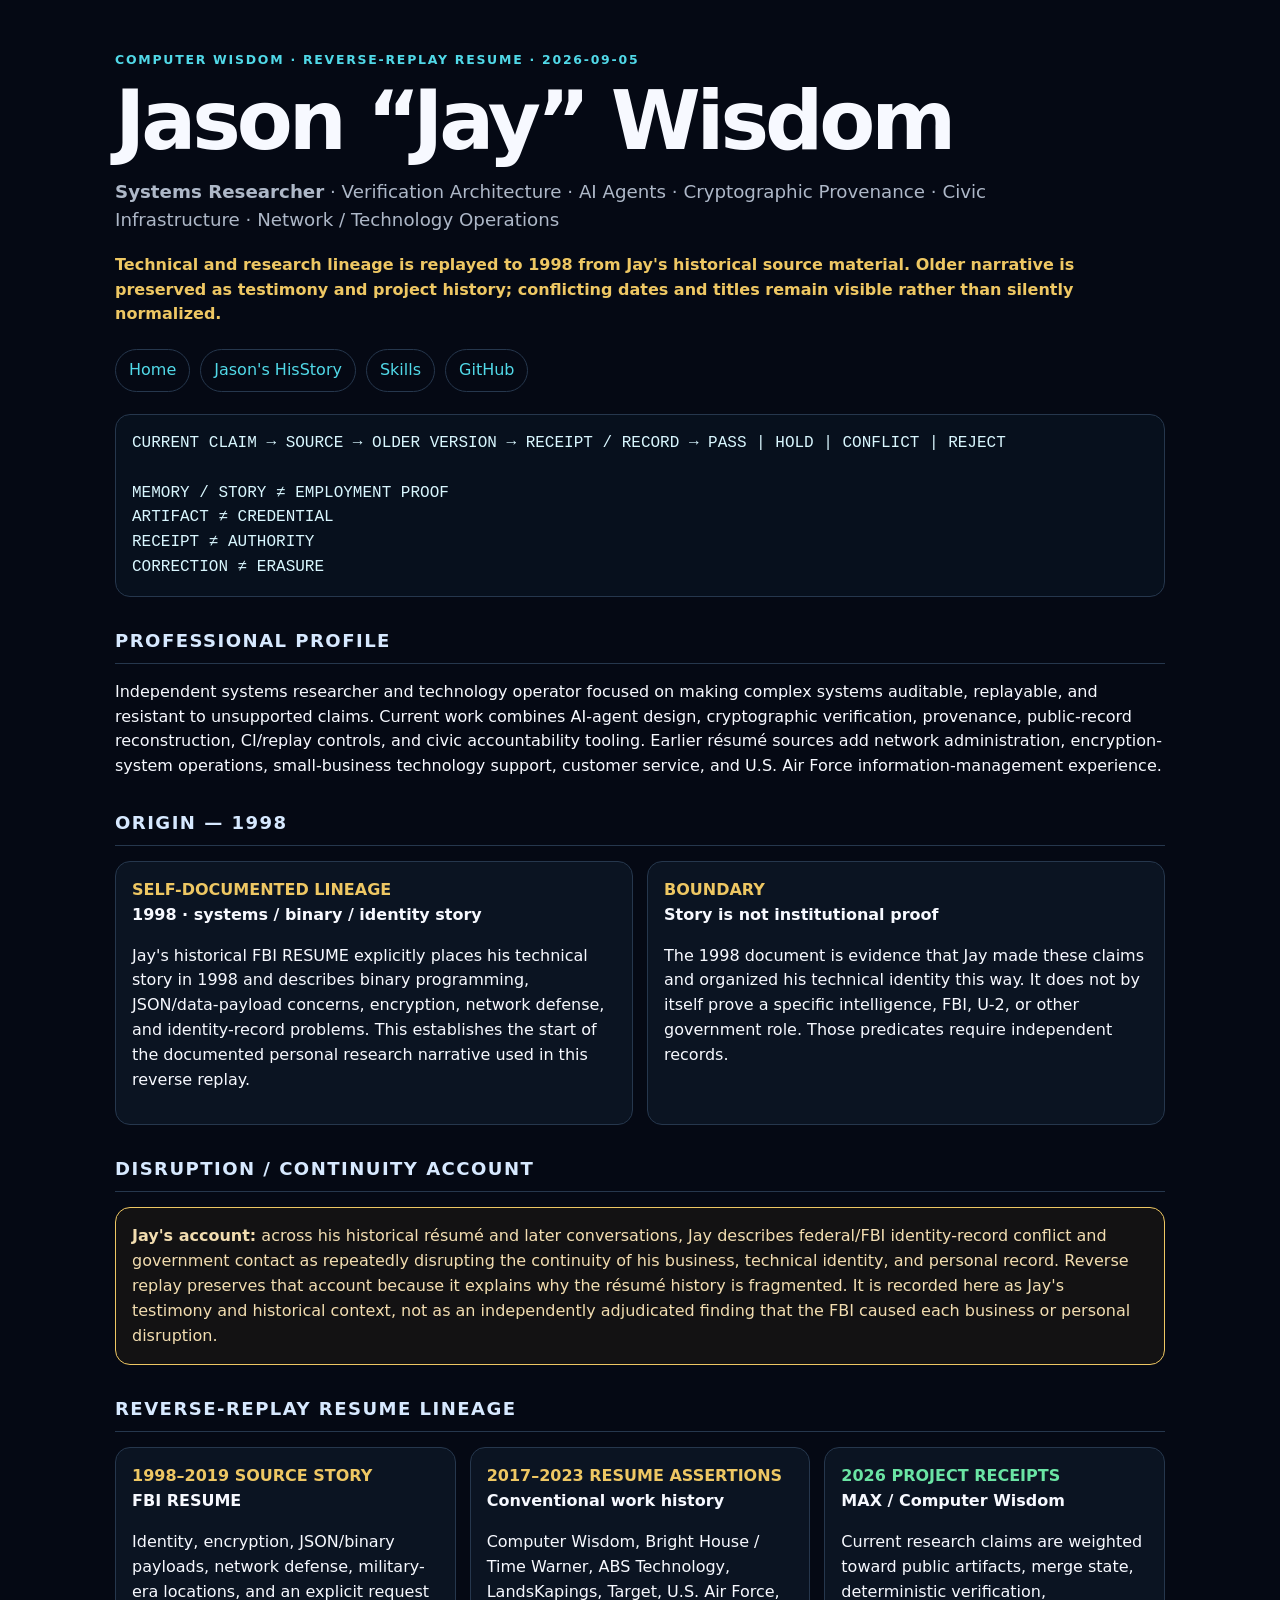
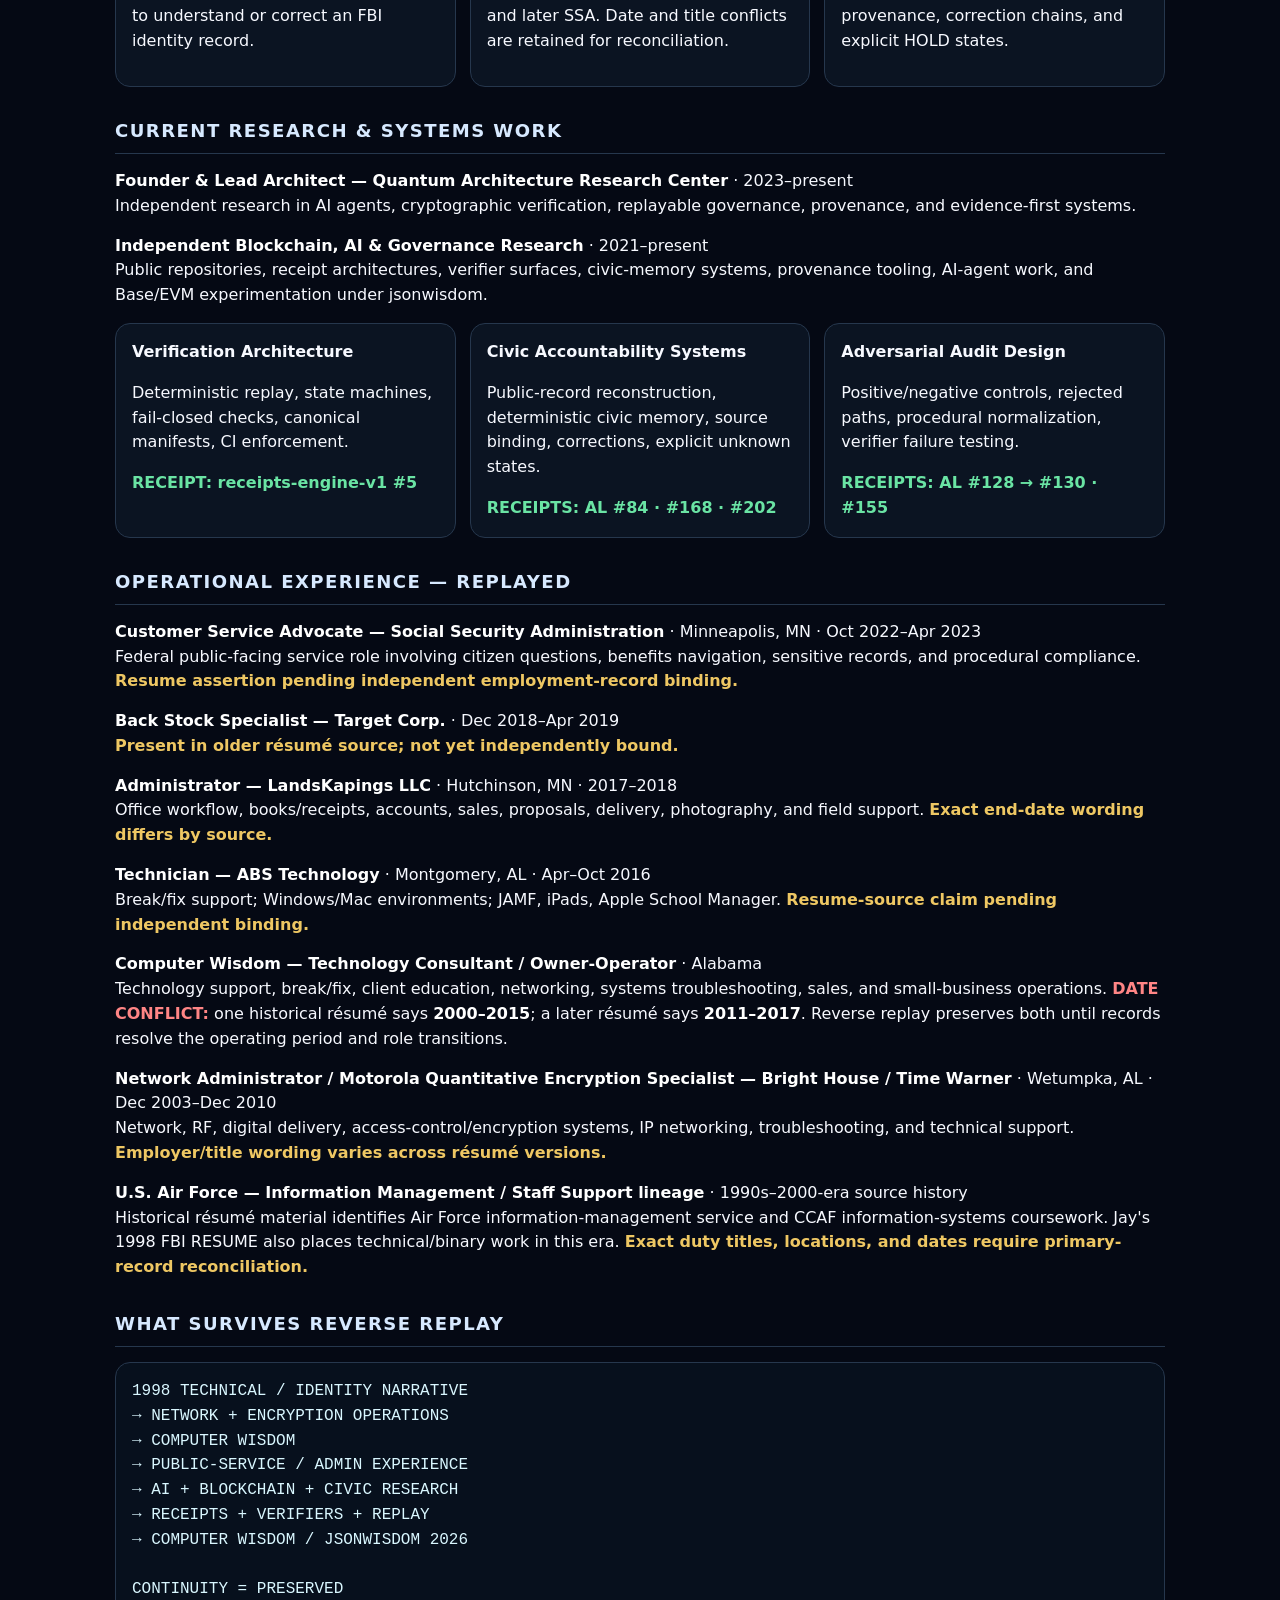
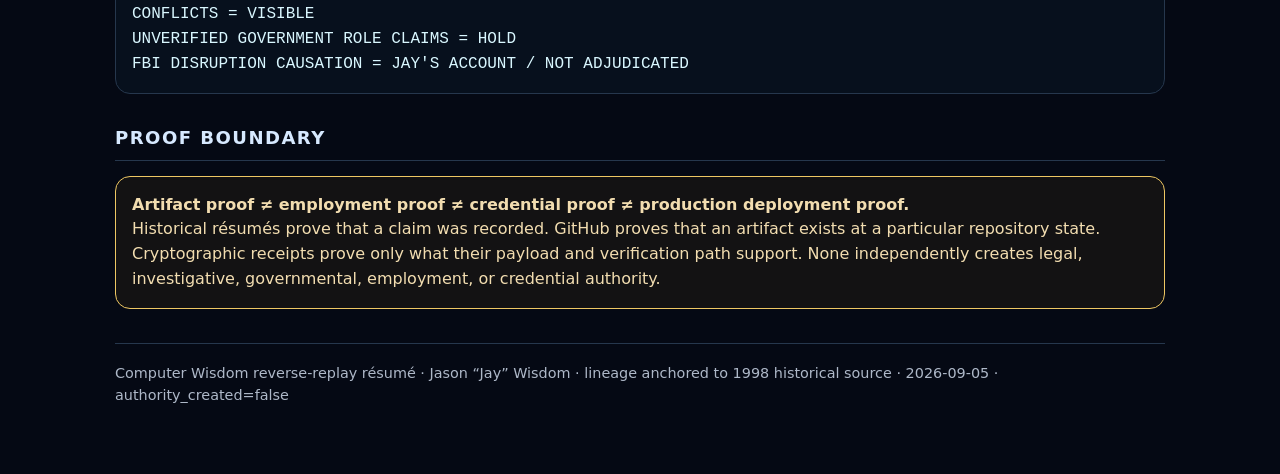
<file: resume/index.html>
<!doctype html>
<html lang="en">
<head>
<meta charset="utf-8"><meta name="viewport" content="width=device-width,initial-scale=1">
<meta name="description" content="Jason Jay Wisdom — Computer Wisdom resume reconstructed by reverse replay from historical resume sources and current project receipts.">
<title>Jason Jay Wisdom — Computer Wisdom Resume 2026-09-05</title>
<style>:root{color-scheme:dark;--ink:#f7f9ff;--muted:#aeb8c8;--cyan:#51d9e8;--green:#6ae4a4;--gold:#eec763;--red:#ff8585;--panel:#0b1422;--border:#26374d}*{box-sizing:border-box}body{margin:0;background:#050914;color:var(--ink);font-family:Inter,system-ui,-apple-system,"Segoe UI",sans-serif;line-height:1.55}main{width:min(1050px,calc(100% - 30px));margin:auto;padding:38px 0 68px}a{color:var(--cyan)}h1{font-size:clamp(2.4rem,7vw,5.1rem);margin:.1em 0;line-height:.95;letter-spacing:-.05em}.subtitle{font-size:1.14rem;color:var(--muted);max-width:900px}.eyebrow{color:var(--cyan);text-transform:uppercase;letter-spacing:.14em;font-weight:800;font-size:.78rem}.section{margin-top:30px}.section h2{font-size:1.13rem;text-transform:uppercase;letter-spacing:.08em;color:#d7e9ff;border-bottom:1px solid var(--border);padding-bottom:8px}.grid{display:grid;grid-template-columns:repeat(auto-fit,minmax(280px,1fr));gap:14px}.card,.boundary,.flow{border:1px solid var(--border);background:var(--panel);border-radius:15px;padding:16px}.card h3{margin:0 0 6px;font-size:1rem}.green{color:var(--green);font-weight:800}.hold{color:var(--gold);font-weight:800}.reject{color:var(--red);font-weight:800}.flow{background:#07101d;font-family:ui-monospace,SFMono-Regular,Menlo,monospace;white-space:pre-wrap;color:#d9f7ff}.job{margin:0 0 15px}.job strong{color:#fff}.boundary{border-color:var(--gold);background:rgba(120,86,14,.12);color:#f2ddb0}nav{display:flex;gap:10px;flex-wrap:wrap;margin:22px 0}nav a{border:1px solid var(--border);padding:8px 13px;border-radius:999px;text-decoration:none}footer{margin-top:34px;padding-top:18px;border-top:1px solid var(--border);color:var(--muted);font-size:.9rem}@media print{body{background:white;color:#111}a{color:#111}.card,.flow,.boundary{background:white;border-color:#bbb}.subtitle,footer{color:#333}nav{display:none}}</style>
</head><body><main>
<p class="eyebrow">Computer Wisdom · Reverse-Replay Resume · 2026-09-05</p>
<h1>Jason “Jay” Wisdom</h1>
<p class="subtitle"><strong>Systems Researcher</strong> · Verification Architecture · AI Agents · Cryptographic Provenance · Civic Infrastructure · Network / Technology Operations</p>
<p class="hold">Technical and research lineage is replayed to 1998 from Jay's historical source material. Older narrative is preserved as testimony and project history; conflicting dates and titles remain visible rather than silently normalized.</p>
<nav><a href="../">Home</a><a href="../hisstory/">Jason's HisStory</a><a href="../skills/">Skills</a><a href="https://github.com/jsonwisdom">GitHub</a></nav>
<div class="flow">CURRENT CLAIM → SOURCE → OLDER VERSION → RECEIPT / RECORD → PASS | HOLD | CONFLICT | REJECT

MEMORY / STORY ≠ EMPLOYMENT PROOF
ARTIFACT ≠ CREDENTIAL
RECEIPT ≠ AUTHORITY
CORRECTION ≠ ERASURE</div>

<section class="section"><h2>Professional Profile</h2><p>Independent systems researcher and technology operator focused on making complex systems auditable, replayable, and resistant to unsupported claims. Current work combines AI-agent design, cryptographic verification, provenance, public-record reconstruction, CI/replay controls, and civic accountability tooling. Earlier résumé sources add network administration, encryption-system operations, small-business technology support, customer service, and U.S. Air Force information-management experience.</p></section>

<section class="section"><h2>Origin — 1998</h2><div class="grid">
<article class="card"><span class="hold">SELF-DOCUMENTED LINEAGE</span><h3>1998 · systems / binary / identity story</h3><p>Jay's historical FBI RESUME explicitly places his technical story in 1998 and describes binary programming, JSON/data-payload concerns, encryption, network defense, and identity-record problems. This establishes the start of the documented personal research narrative used in this reverse replay.</p></article>
<article class="card"><span class="hold">BOUNDARY</span><h3>Story is not institutional proof</h3><p>The 1998 document is evidence that Jay made these claims and organized his technical identity this way. It does not by itself prove a specific intelligence, FBI, U-2, or other government role. Those predicates require independent records.</p></article>
</div></section>

<section class="section"><h2>Disruption / Continuity Account</h2><div class="boundary"><strong>Jay's account:</strong> across his historical résumé and later conversations, Jay describes federal/FBI identity-record conflict and government contact as repeatedly disrupting the continuity of his business, technical identity, and personal record. Reverse replay preserves that account because it explains why the résumé history is fragmented. It is recorded here as Jay's testimony and historical context, not as an independently adjudicated finding that the FBI caused each business or personal disruption.</div></section>

<section class="section"><h2>Reverse-Replay Resume Lineage</h2><div class="grid">
<article class="card"><span class="hold">1998–2019 SOURCE STORY</span><h3>FBI RESUME</h3><p>Identity, encryption, JSON/binary payloads, network defense, military-era locations, and an explicit request to understand or correct an FBI identity record.</p></article>
<article class="card"><span class="hold">2017–2023 RESUME ASSERTIONS</span><h3>Conventional work history</h3><p>Computer Wisdom, Bright House / Time Warner, ABS Technology, LandsKapings, Target, U.S. Air Force, and later SSA. Date and title conflicts are retained for reconciliation.</p></article>
<article class="card"><span class="green">2026 PROJECT RECEIPTS</span><h3>MAX / Computer Wisdom</h3><p>Current research claims are weighted toward public artifacts, merge state, deterministic verification, provenance, correction chains, and explicit HOLD states.</p></article>
</div></section>

<section class="section"><h2>Current Research & Systems Work</h2>
<p class="job"><strong>Founder & Lead Architect — Quantum Architecture Research Center</strong> · 2023–present<br>Independent research in AI agents, cryptographic verification, replayable governance, provenance, and evidence-first systems.</p>
<p class="job"><strong>Independent Blockchain, AI & Governance Research</strong> · 2021–present<br>Public repositories, receipt architectures, verifier surfaces, civic-memory systems, provenance tooling, AI-agent work, and Base/EVM experimentation under jsonwisdom.</p>
<div class="grid"><article class="card"><h3>Verification Architecture</h3><p>Deterministic replay, state machines, fail-closed checks, canonical manifests, CI enforcement.</p><span class="green">RECEIPT: receipts-engine-v1 #5</span></article><article class="card"><h3>Civic Accountability Systems</h3><p>Public-record reconstruction, deterministic civic memory, source binding, corrections, explicit unknown states.</p><span class="green">RECEIPTS: AL #84 · #168 · #202</span></article><article class="card"><h3>Adversarial Audit Design</h3><p>Positive/negative controls, rejected paths, procedural normalization, verifier failure testing.</p><span class="green">RECEIPTS: AL #128 → #130 · #155</span></article></div>
</section>

<section class="section"><h2>Operational Experience — Replayed</h2>
<p class="job"><strong>Customer Service Advocate — Social Security Administration</strong> · Minneapolis, MN · Oct 2022–Apr 2023<br>Federal public-facing service role involving citizen questions, benefits navigation, sensitive records, and procedural compliance. <span class="hold">Resume assertion pending independent employment-record binding.</span></p>
<p class="job"><strong>Back Stock Specialist — Target Corp.</strong> · Dec 2018–Apr 2019<br><span class="hold">Present in older résumé source; not yet independently bound.</span></p>
<p class="job"><strong>Administrator — LandsKapings LLC</strong> · Hutchinson, MN · 2017–2018<br>Office workflow, books/receipts, accounts, sales, proposals, delivery, photography, and field support. <span class="hold">Exact end-date wording differs by source.</span></p>
<p class="job"><strong>Technician — ABS Technology</strong> · Montgomery, AL · Apr–Oct 2016<br>Break/fix support; Windows/Mac environments; JAMF, iPads, Apple School Manager. <span class="hold">Resume-source claim pending independent binding.</span></p>
<p class="job"><strong>Computer Wisdom — Technology Consultant / Owner-Operator</strong> · Alabama<br>Technology support, break/fix, client education, networking, systems troubleshooting, sales, and small-business operations. <span class="reject">DATE CONFLICT:</span> one historical résumé says <strong>2000–2015</strong>; a later résumé says <strong>2011–2017</strong>. Reverse replay preserves both until records resolve the operating period and role transitions.</p>
<p class="job"><strong>Network Administrator / Motorola Quantitative Encryption Specialist — Bright House / Time Warner</strong> · Wetumpka, AL · Dec 2003–Dec 2010<br>Network, RF, digital delivery, access-control/encryption systems, IP networking, troubleshooting, and technical support. <span class="hold">Employer/title wording varies across résumé versions.</span></p>
<p class="job"><strong>U.S. Air Force — Information Management / Staff Support lineage</strong> · 1990s–2000-era source history<br>Historical résumé material identifies Air Force information-management service and CCAF information-systems coursework. Jay's 1998 FBI RESUME also places technical/binary work in this era. <span class="hold">Exact duty titles, locations, and dates require primary-record reconciliation.</span></p>
</section>

<section class="section"><h2>What Survives Reverse Replay</h2><div class="flow">1998 TECHNICAL / IDENTITY NARRATIVE
→ NETWORK + ENCRYPTION OPERATIONS
→ COMPUTER WISDOM
→ PUBLIC-SERVICE / ADMIN EXPERIENCE
→ AI + BLOCKCHAIN + CIVIC RESEARCH
→ RECEIPTS + VERIFIERS + REPLAY
→ COMPUTER WISDOM / JSONWISDOM 2026

CONTINUITY = PRESERVED
CONFLICTS = VISIBLE
UNVERIFIED GOVERNMENT ROLE CLAIMS = HOLD
FBI DISRUPTION CAUSATION = JAY'S ACCOUNT / NOT ADJUDICATED</div></section>

<section class="section"><h2>Proof Boundary</h2><div class="boundary"><strong>Artifact proof ≠ employment proof ≠ credential proof ≠ production deployment proof.</strong><br>Historical résumés prove that a claim was recorded. GitHub proves that an artifact exists at a particular repository state. Cryptographic receipts prove only what their payload and verification path support. None independently creates legal, investigative, governmental, employment, or credential authority.</div></section>
<footer>Computer Wisdom reverse-replay résumé · Jason “Jay” Wisdom · lineage anchored to 1998 historical source · 2026-09-05 · authority_created=false</footer>
</main></body></html>
</file>
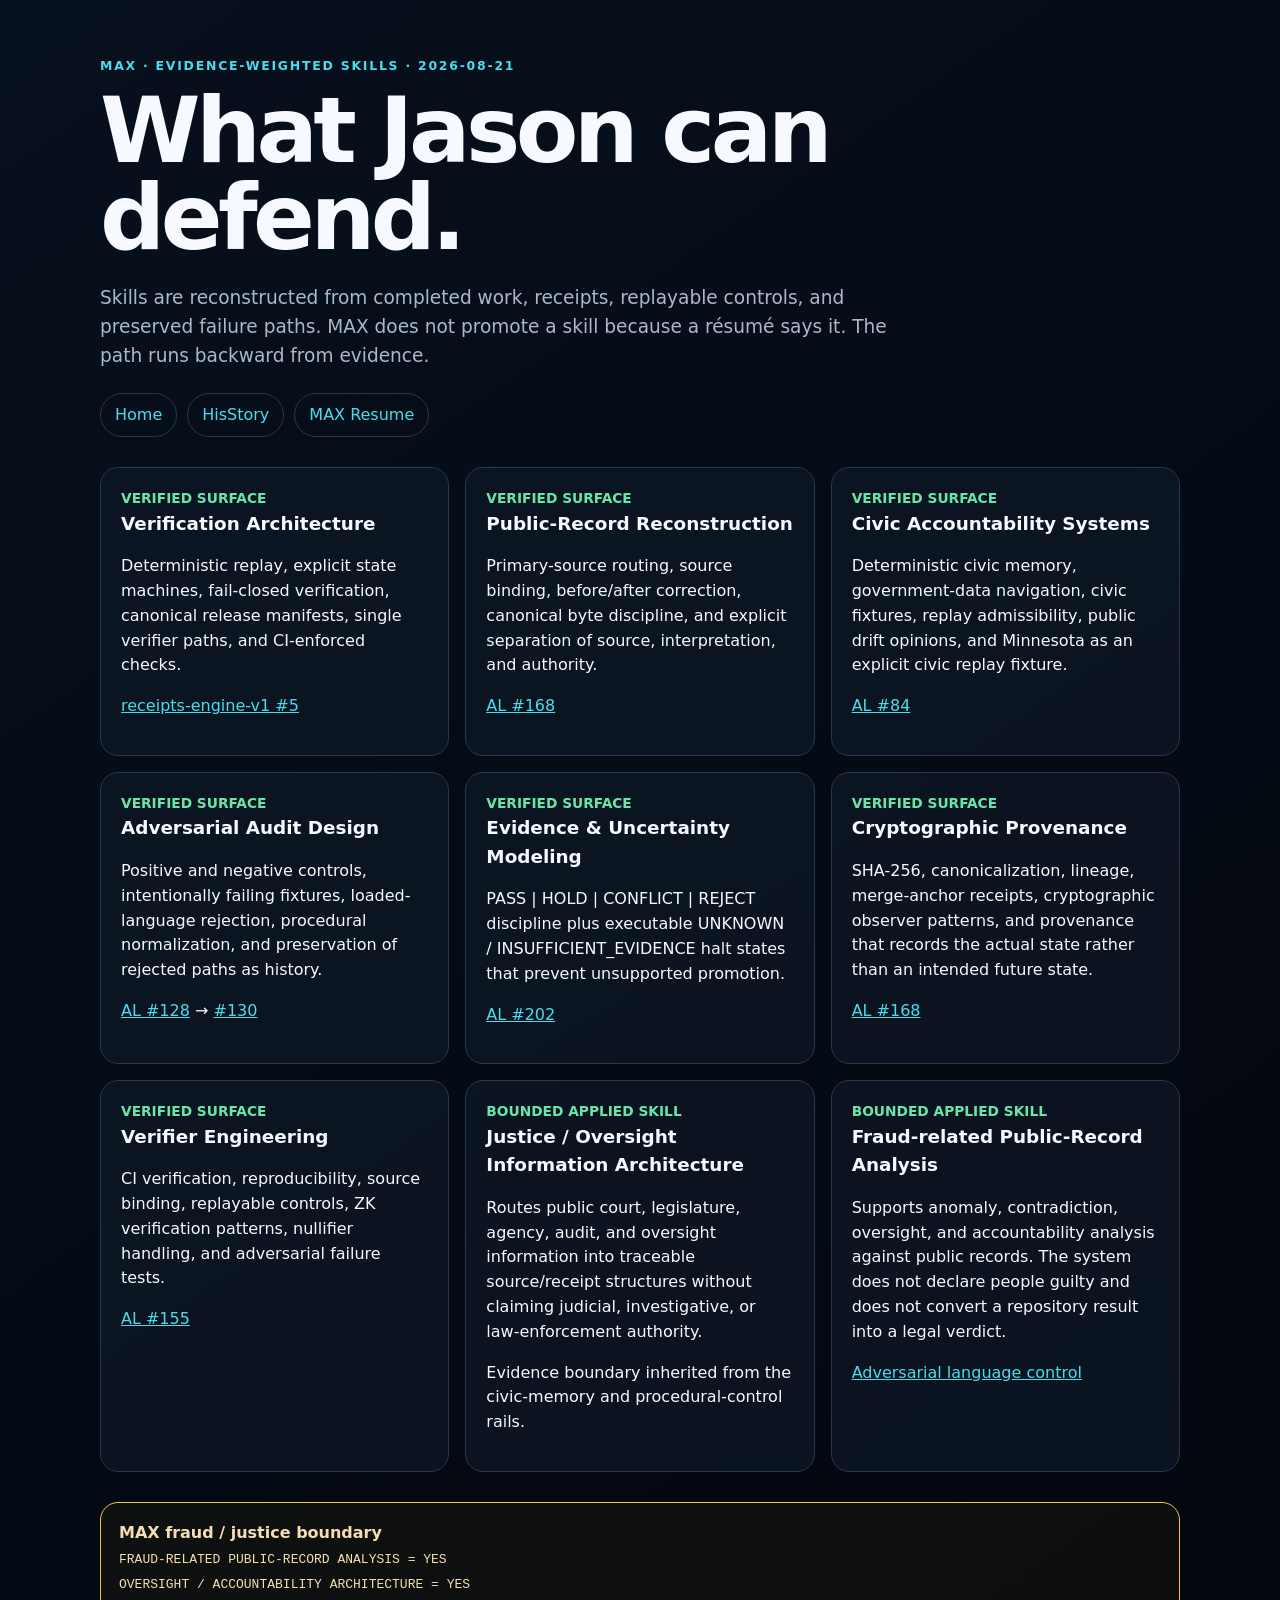
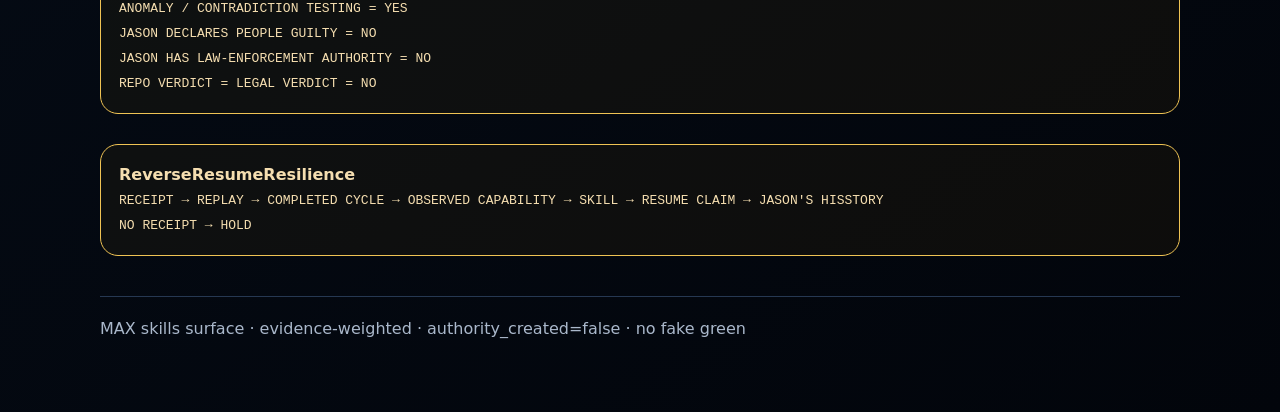
<file: skills/index.html>
<!doctype html>
<html lang="en"><head><meta charset="utf-8"><meta name="viewport" content="width=device-width,initial-scale=1"><title>Jason's Skills — MAX</title><style>:root{color-scheme:dark;--bg:#050912;--panel:#0c1524;--ink:#f6f9ff;--muted:#aab8cb;--cyan:#49ddeb;--green:#69e6a7;--gold:#efc354;--border:#263852}*{box-sizing:border-box}body{margin:0;background:linear-gradient(145deg,#07101d,#02050b);font-family:Inter,system-ui,-apple-system,"Segoe UI",sans-serif;color:var(--ink);line-height:1.55}main{width:min(1080px,calc(100% - 32px));margin:auto;padding:44px 0 70px}a{color:var(--cyan)}h1{font-size:clamp(2.7rem,8vw,5.7rem);line-height:.95;letter-spacing:-.05em;margin:.1em 0 .25em}.eyebrow{font-weight:800;letter-spacing:.14em;color:var(--cyan);text-transform:uppercase;font-size:.78rem}.lede{font-size:1.16rem;color:var(--muted);max-width:820px}.grid{display:grid;grid-template-columns:repeat(auto-fit,minmax(285px,1fr));gap:16px;margin-top:28px}.card{border:1px solid var(--border);background:rgba(12,21,36,.86);border-radius:18px;padding:20px}.card h2{margin:0 0 8px;font-size:1.15rem}.receipt{color:var(--green);font-size:.86rem;font-weight:800}.boundary{margin-top:30px;border:1px solid var(--gold);border-radius:18px;padding:18px;color:#f5deb0;background:rgba(80,57,12,.14)}nav{display:flex;gap:10px;flex-wrap:wrap;margin:22px 0 30px}nav a{border:1px solid var(--border);border-radius:999px;padding:9px 14px;text-decoration:none}code{white-space:pre-wrap}footer{margin-top:40px;border-top:1px solid var(--border);padding-top:20px;color:var(--muted)}</style></head><body><main><p class="eyebrow">MAX · Evidence-weighted skills · 2026-08-21</p><h1>What Jason can defend.</h1><p class="lede">Skills are reconstructed from completed work, receipts, replayable controls, and preserved failure paths. MAX does not promote a skill because a résumé says it. The path runs backward from evidence.</p><nav><a href="../">Home</a><a href="../hisstory/">HisStory</a><a href="../resume/">MAX Resume</a></nav><div class="grid"><article class="card"><div class="receipt">VERIFIED SURFACE</div><h2>Verification Architecture</h2><p>Deterministic replay, explicit state machines, fail-closed verification, canonical release manifests, single verifier paths, and CI-enforced checks.</p><p><a href="https://github.com/jsonwisdom/receipts-engine-v1/pull/5">receipts-engine-v1 #5</a></p></article><article class="card"><div class="receipt">VERIFIED SURFACE</div><h2>Public-Record Reconstruction</h2><p>Primary-source routing, source binding, before/after correction, canonical byte discipline, and explicit separation of source, interpretation, and authority.</p><p><a href="https://github.com/jsonwisdom/AL/pull/168">AL #168</a></p></article><article class="card"><div class="receipt">VERIFIED SURFACE</div><h2>Civic Accountability Systems</h2><p>Deterministic civic memory, government-data navigation, civic fixtures, replay admissibility, public drift opinions, and Minnesota as an explicit civic replay fixture.</p><p><a href="https://github.com/jsonwisdom/AL/pull/84">AL #84</a></p></article><article class="card"><div class="receipt">VERIFIED SURFACE</div><h2>Adversarial Audit Design</h2><p>Positive and negative controls, intentionally failing fixtures, loaded-language rejection, procedural normalization, and preservation of rejected paths as history.</p><p><a href="https://github.com/jsonwisdom/AL/pull/128">AL #128</a> → <a href="https://github.com/jsonwisdom/AL/pull/130">#130</a></p></article><article class="card"><div class="receipt">VERIFIED SURFACE</div><h2>Evidence & Uncertainty Modeling</h2><p>PASS | HOLD | CONFLICT | REJECT discipline plus executable UNKNOWN / INSUFFICIENT_EVIDENCE halt states that prevent unsupported promotion.</p><p><a href="https://github.com/jsonwisdom/AL/pull/202">AL #202</a></p></article><article class="card"><div class="receipt">VERIFIED SURFACE</div><h2>Cryptographic Provenance</h2><p>SHA-256, canonicalization, lineage, merge-anchor receipts, cryptographic observer patterns, and provenance that records the actual state rather than an intended future state.</p><p><a href="https://github.com/jsonwisdom/AL/pull/168">AL #168</a></p></article><article class="card"><div class="receipt">VERIFIED SURFACE</div><h2>Verifier Engineering</h2><p>CI verification, reproducibility, source binding, replayable controls, ZK verification patterns, nullifier handling, and adversarial failure tests.</p><p><a href="https://github.com/jsonwisdom/AL/pull/155">AL #155</a></p></article><article class="card"><div class="receipt">BOUNDED APPLIED SKILL</div><h2>Justice / Oversight Information Architecture</h2><p>Routes public court, legislature, agency, audit, and oversight information into traceable source/receipt structures without claiming judicial, investigative, or law-enforcement authority.</p><p>Evidence boundary inherited from the civic-memory and procedural-control rails.</p></article><article class="card"><div class="receipt">BOUNDED APPLIED SKILL</div><h2>Fraud-related Public-Record Analysis</h2><p>Supports anomaly, contradiction, oversight, and accountability analysis against public records. The system does not declare people guilty and does not convert a repository result into a legal verdict.</p><p><a href="https://github.com/jsonwisdom/AL/pull/128">Adversarial language control</a></p></article></div><div class="boundary"><strong>MAX fraud / justice boundary</strong><br><code>FRAUD-RELATED PUBLIC-RECORD ANALYSIS = YES
OVERSIGHT / ACCOUNTABILITY ARCHITECTURE = YES
ANOMALY / CONTRADICTION TESTING = YES
JASON DECLARES PEOPLE GUILTY = NO
JASON HAS LAW-ENFORCEMENT AUTHORITY = NO
REPO VERDICT = LEGAL VERDICT = NO</code></div><div class="boundary"><strong>ReverseResumeResilience</strong><br><code>RECEIPT → REPLAY → COMPLETED CYCLE → OBSERVED CAPABILITY → SKILL → RESUME CLAIM → JASON'S HISSTORY
NO RECEIPT → HOLD</code></div><footer>MAX skills surface · evidence-weighted · authority_created=false · no fake green</footer></main></body></html>
</file>
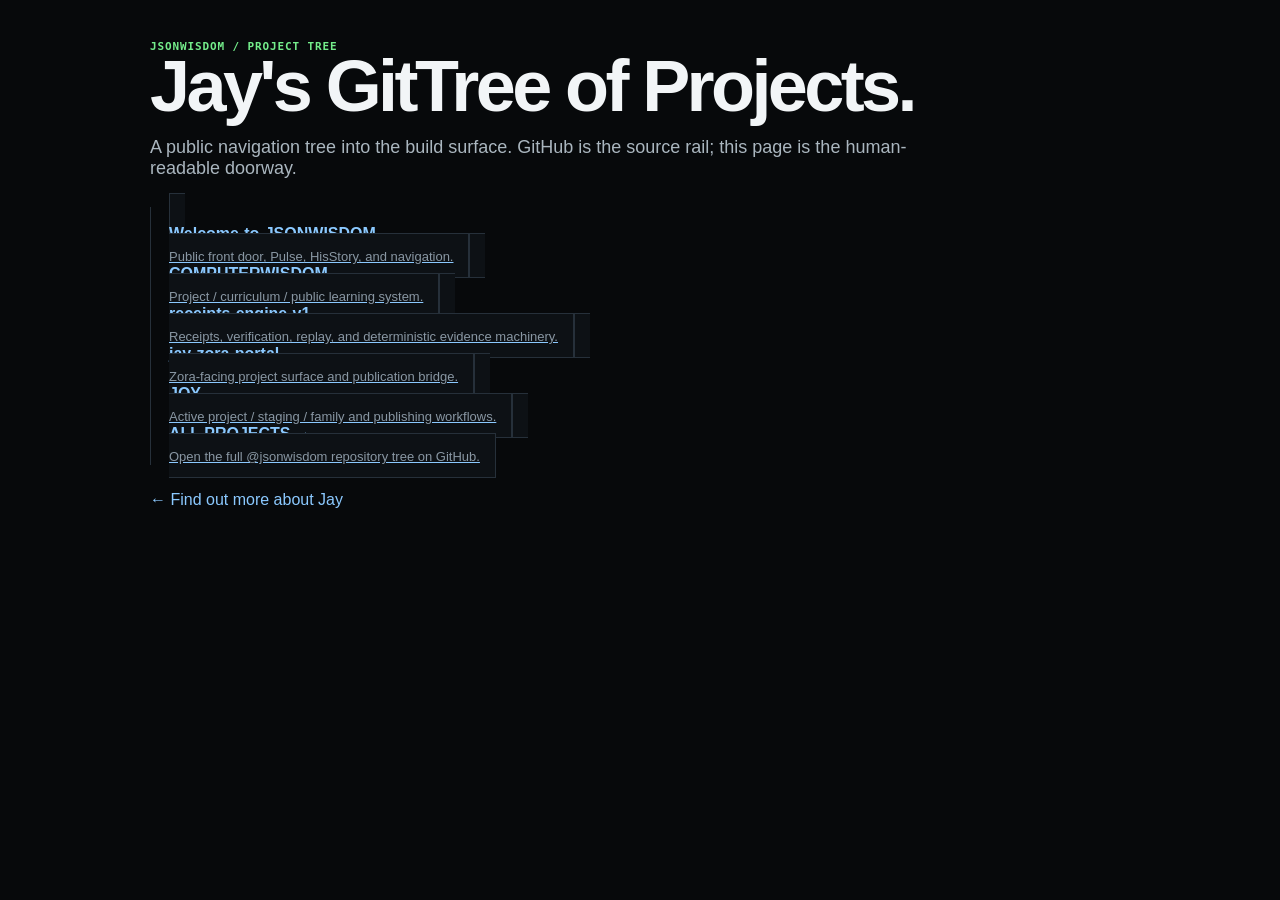
<file: jay/projects/index.html>
<!doctype html><html lang="en"><head><meta charset="utf-8"><meta name="viewport" content="width=device-width,initial-scale=1"><title>Jay's GitTree of Projects — JSONWisdom</title><style>body{margin:0;background:#07090b;color:#f2f5f7;font-family:Arial,Helvetica,sans-serif}main{width:min(980px,calc(100% - 30px));margin:auto;padding:40px 0}a{color:#8bc9ff}h1{font-size:clamp(40px,8vw,72px);line-height:.92;margin:0 0 16px;letter-spacing:-.05em}.lede{color:#aab6bf;max-width:760px;font-size:18px}.tree{margin-top:28px;border-left:1px solid #26303a;padding-left:18px}.node{margin:0 0 14px;padding:13px 15px;border:1px solid #26303a;background:#0d1115}.node b{display:block;margin-bottom:4px}.node span{color:#8997a3;font-size:13px}.tag{font:700 11px Consolas,monospace;color:#74ed8b;letter-spacing:.08em}.back{display:inline-block;margin-top:26px;text-decoration:none}</style></head><body><main><div class="tag">JSONWISDOM / PROJECT TREE</div><h1>Jay's GitTree of Projects.</h1><p class="lede">A public navigation tree into the build surface. GitHub is the source rail; this page is the human-readable doorway.</p><div class="tree"><a class="node" href="https://github.com/jsonwisdom/Welcome-to-JSONWISDOM"><b>Welcome-to-JSONWISDOM</b><span>Public front door, Pulse, HisStory, and navigation.</span></a><a class="node" href="https://github.com/jsonwisdom/COMPUTERWISDOM"><b>COMPUTERWISDOM</b><span>Project / curriculum / public learning system.</span></a><a class="node" href="https://github.com/jsonwisdom/receipts-engine-v1"><b>receipts-engine-v1</b><span>Receipts, verification, replay, and deterministic evidence machinery.</span></a><a class="node" href="https://github.com/jsonwisdom/jay-zora-portal"><b>jay-zora-portal</b><span>Zora-facing project surface and publication bridge.</span></a><a class="node" href="https://github.com/jsonwisdom/JOY"><b>JOY</b><span>Active project / staging / family and publishing workflows.</span></a><a class="node" href="https://github.com/jsonwisdom"><b>ALL PROJECTS →</b><span>Open the full @jsonwisdom repository tree on GitHub.</span></a></div><a class="back" href="../">← Find out more about Jay</a></main></body></html>
</file>
